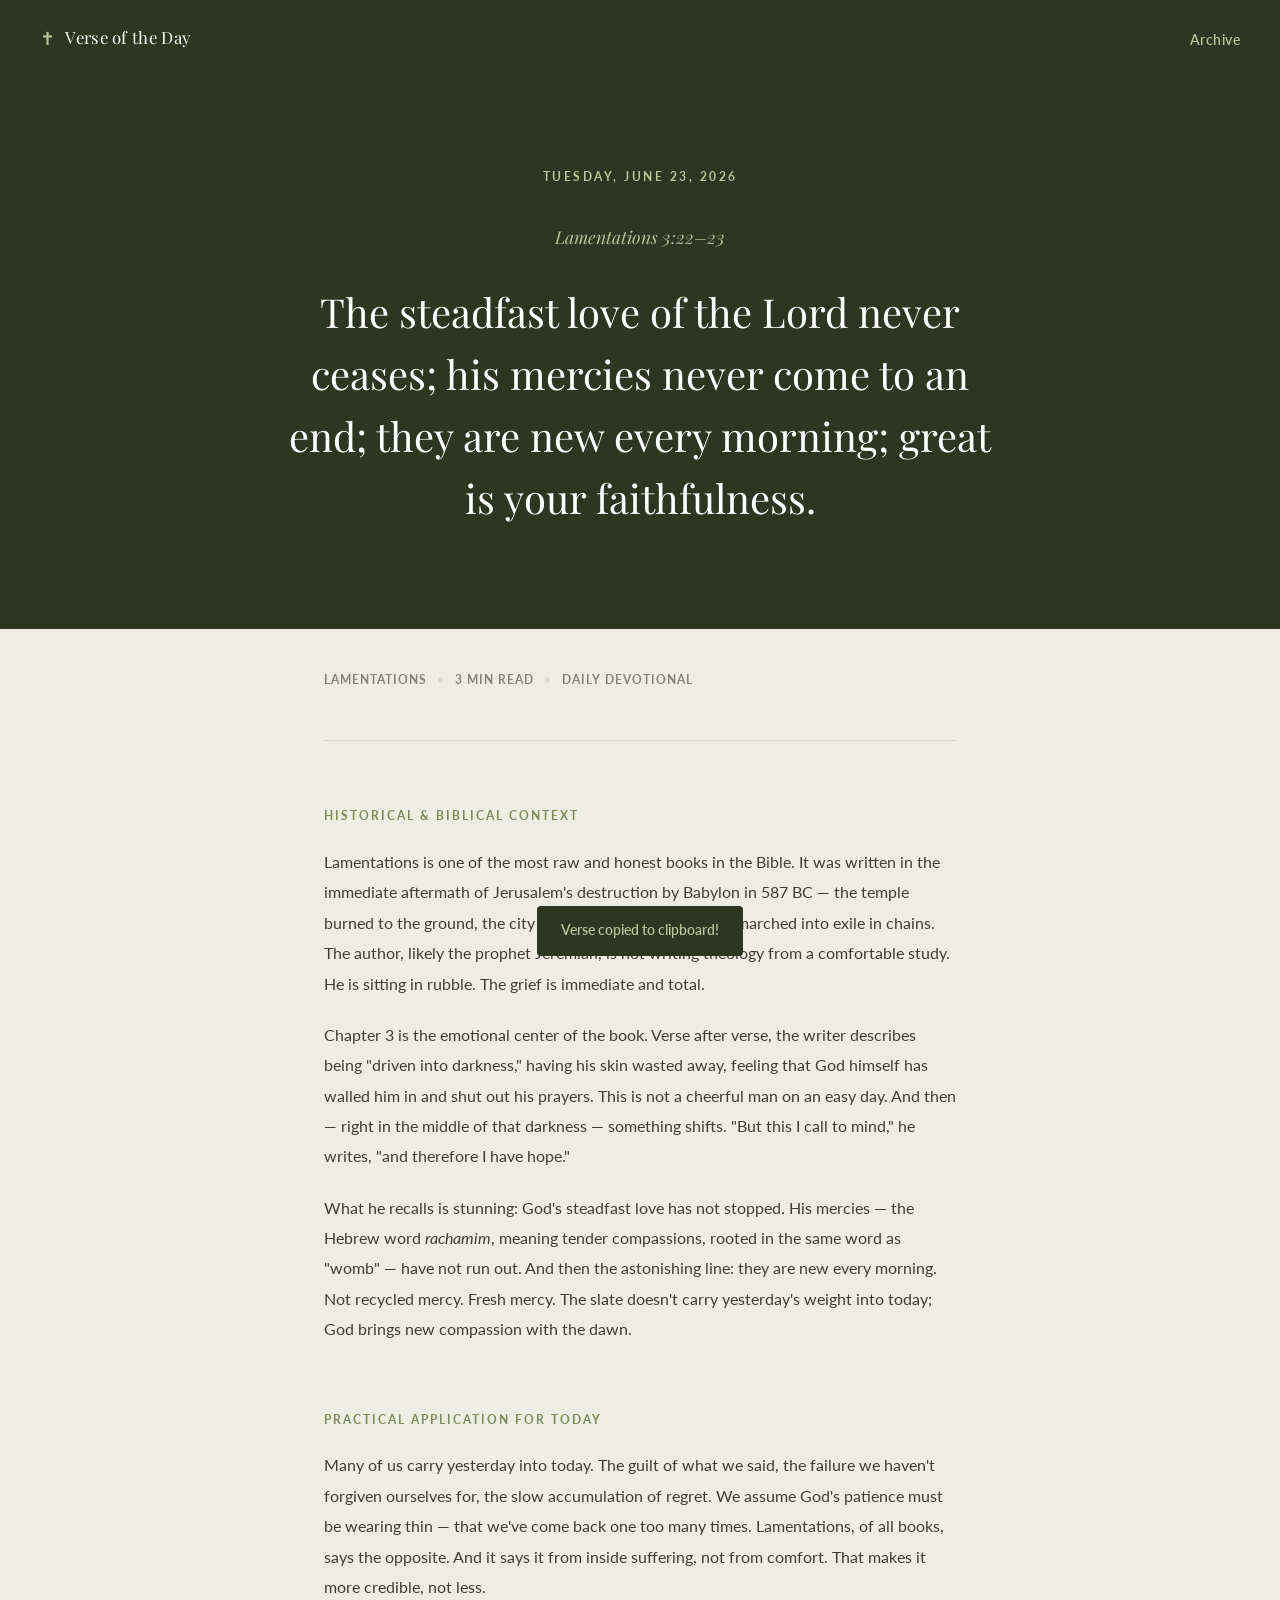
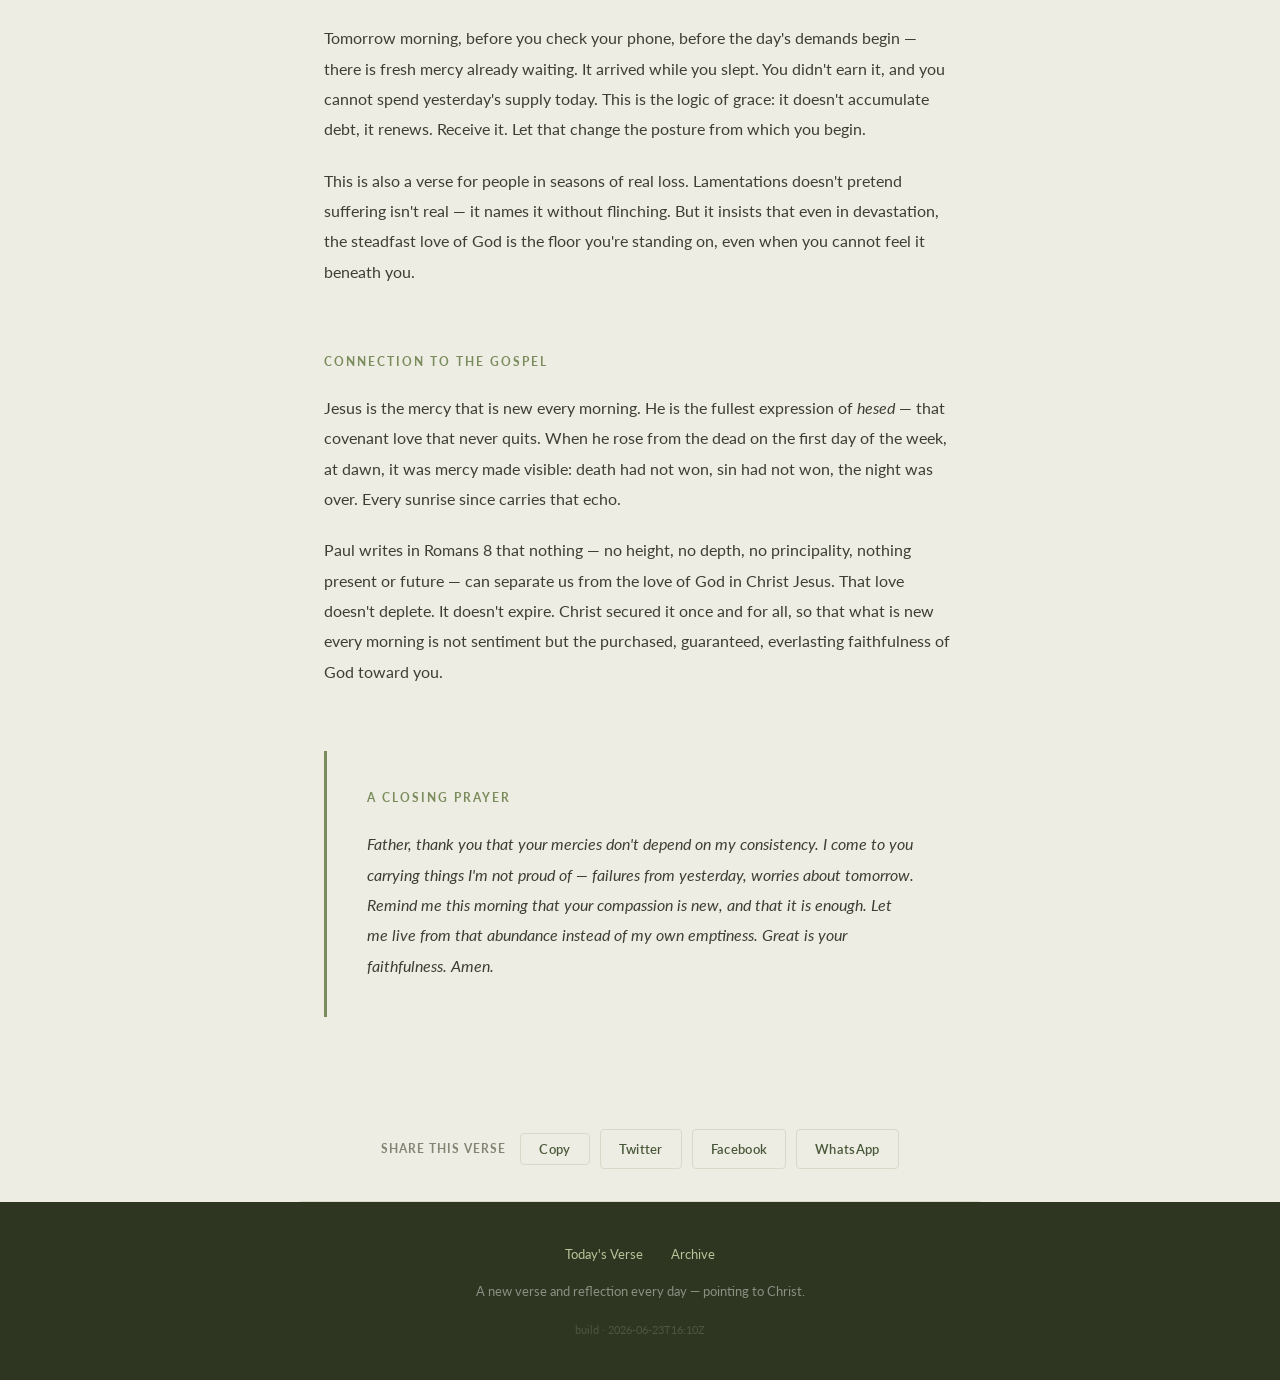
<file: index.html>
<!DOCTYPE html>
<html lang="en">
<head>
  <meta charset="UTF-8">
  <meta name="viewport" content="width=device-width, initial-scale=1.0">
  <meta name="build" content="2026-06-23T16:10Z">
  <title>Lamentations 3:22–23 — Verse of the Day</title>
  <meta name="description" content="The steadfast love of the Lord never ceases; his mercies never come to an end; they are new every morning; great is your faithfulness.">
  <meta property="og:title" content="Lamentations 3:22–23 — Verse of the Day">
  <meta property="og:description" content="The steadfast love of the Lord never ceases; his mercies never come to an end; they are new every morning; great is your faithfulness.">
  <meta property="og:type" content="website">
  <meta name="twitter:card" content="summary">
  <link rel="preconnect" href="https://fonts.googleapis.com">
  <link rel="preconnect" href="https://fonts.gstatic.com" crossorigin>
  <link href="https://fonts.googleapis.com/css2?family=Playfair+Display:ital,wght@0,400;0,700;1,400&family=Lato:wght@400;600;700&display=swap" rel="stylesheet">
  <link rel="stylesheet" href="css/style.css">
</head>
<body>

  <header class="site-header">
    <a class="site-logo" href="index.html">
      <span class="cross-icon">✝</span>
      <span>Verse of the Day</span>
    </a>
    <nav><a href="archive.html">Archive</a></nav>
  </header>

  <section class="hero">
    <div class="date-badge">Tuesday, June 23, 2026</div>
    <p class="verse-reference">Lamentations 3:22–23</p>
    <blockquote class="verse-text">The steadfast love of the Lord never ceases; his mercies never come to an end; they are new every morning; great is your faithfulness.</blockquote>
  </section>

  <main class="container">
    <article class="article-card">
      <div class="article-meta">
        <span>Lamentations</span>
        <span class="divider">•</span>
        <span>3 min read</span>
        <span class="divider">•</span>
        <span>Daily Devotional</span>
      </div>
      <div class="article-body">

        <div class="article-section">
          <div class="section-label">
            <div class="icon">📜</div>
            <h2>Historical &amp; Biblical Context</h2>
          </div>
          <p>Lamentations is one of the most raw and honest books in the Bible. It was written in the immediate aftermath of Jerusalem's destruction by Babylon in 587 BC — the temple burned to the ground, the city walls torn apart, the people marched into exile in chains. The author, likely the prophet Jeremiah, is not writing theology from a comfortable study. He is sitting in rubble. The grief is immediate and total.</p>
          <p>Chapter 3 is the emotional center of the book. Verse after verse, the writer describes being "driven into darkness," having his skin wasted away, feeling that God himself has walled him in and shut out his prayers. This is not a cheerful man on an easy day. And then — right in the middle of that darkness — something shifts. "But this I call to mind," he writes, "and therefore I have hope."</p>
          <p>What he recalls is stunning: God's steadfast love has not stopped. His mercies — the Hebrew word <em>rachamim</em>, meaning tender compassions, rooted in the same word as "womb" — have not run out. And then the astonishing line: they are new every morning. Not recycled mercy. Fresh mercy. The slate doesn't carry yesterday's weight into today; God brings new compassion with the dawn.</p>
        </div>

        <div class="ornament-divider">✦ ✦ ✦</div>

        <div class="article-section">
          <div class="section-label">
            <div class="icon">🌿</div>
            <h2>Practical Application for Today</h2>
          </div>
          <p>Many of us carry yesterday into today. The guilt of what we said, the failure we haven't forgiven ourselves for, the slow accumulation of regret. We assume God's patience must be wearing thin — that we've come back one too many times. Lamentations, of all books, says the opposite. And it says it from inside suffering, not from comfort. That makes it more credible, not less.</p>
          <p>Tomorrow morning, before you check your phone, before the day's demands begin — there is fresh mercy already waiting. It arrived while you slept. You didn't earn it, and you cannot spend yesterday's supply today. This is the logic of grace: it doesn't accumulate debt, it renews. Receive it. Let that change the posture from which you begin.</p>
          <p>This is also a verse for people in seasons of real loss. Lamentations doesn't pretend suffering isn't real — it names it without flinching. But it insists that even in devastation, the steadfast love of God is the floor you're standing on, even when you cannot feel it beneath you.</p>
        </div>

        <div class="ornament-divider">✦ ✦ ✦</div>

        <div class="article-section">
          <div class="section-label">
            <div class="icon">✝️</div>
            <h2>Connection to the Gospel</h2>
          </div>
          <p>Jesus is the mercy that is new every morning. He is the fullest expression of <em>hesed</em> — that covenant love that never quits. When he rose from the dead on the first day of the week, at dawn, it was mercy made visible: death had not won, sin had not won, the night was over. Every sunrise since carries that echo.</p>
          <p>Paul writes in Romans 8 that nothing — no height, no depth, no principality, nothing present or future — can separate us from the love of God in Christ Jesus. That love doesn't deplete. It doesn't expire. Christ secured it once and for all, so that what is new every morning is not sentiment but the purchased, guaranteed, everlasting faithfulness of God toward you.</p>
        </div>

        <div class="ornament-divider">✦ ✦ ✦</div>

        <div class="article-section prayer-box">
          <div class="section-label">
            <div class="icon">🙏</div>
            <h2>A Closing Prayer</h2>
          </div>
          <p>Father, thank you that your mercies don't depend on my consistency. I come to you carrying things I'm not proud of — failures from yesterday, worries about tomorrow. Remind me this morning that your compassion is new, and that it is enough. Let me live from that abundance instead of my own emptiness. Great is your faithfulness. Amen.</p>
        </div>

      </div>
    </article>
  </main>

  <div class="share-bar">
    <span class="share-label">Share this verse</span>
    <button class="share-btn" onclick="copyVerse()">Copy</button>
    <a class="share-btn" href="https://twitter.com/intent/tweet?text=%22His%20mercies%20are%20new%20every%20morning%22%20%E2%80%94%20Lamentations%203%3A22-23" target="_blank" rel="noopener">Twitter</a>
    <a class="share-btn" href="https://www.facebook.com/sharer/sharer.php?u=" target="_blank" rel="noopener">Facebook</a>
    <a class="share-btn" href="https://wa.me/?text=%22His%20mercies%20are%20new%20every%20morning%22%20%E2%80%94%20Lamentations%203%3A22-23" target="_blank" rel="noopener">WhatsApp</a>
  </div>

  <footer class="site-footer">
    <div class="footer-nav">
      <a href="index.html">Today's Verse</a>
      <a href="archive.html">Archive</a>
    </div>
    <p>A new verse and reflection every day &mdash; pointing to Christ.</p>
    <p style="margin-top:16px;font-size:0.7rem;opacity:0.35;">build · 2026-06-23T16:10Z</p>
  </footer>

  <div class="toast" id="toast">Verse copied to clipboard!</div>
  <script>
    function copyVerse() {
      const text = '"The steadfast love of the Lord never ceases; his mercies never come to an end; they are new every morning." — Lamentations 3:22–23';
      navigator.clipboard.writeText(text).then(() => {
        const t = document.getElementById('toast');
        t.classList.add('show');
        setTimeout(() => t.classList.remove('show'), 2500);
      });
    }
  </script>
</body>
</html>
</file>
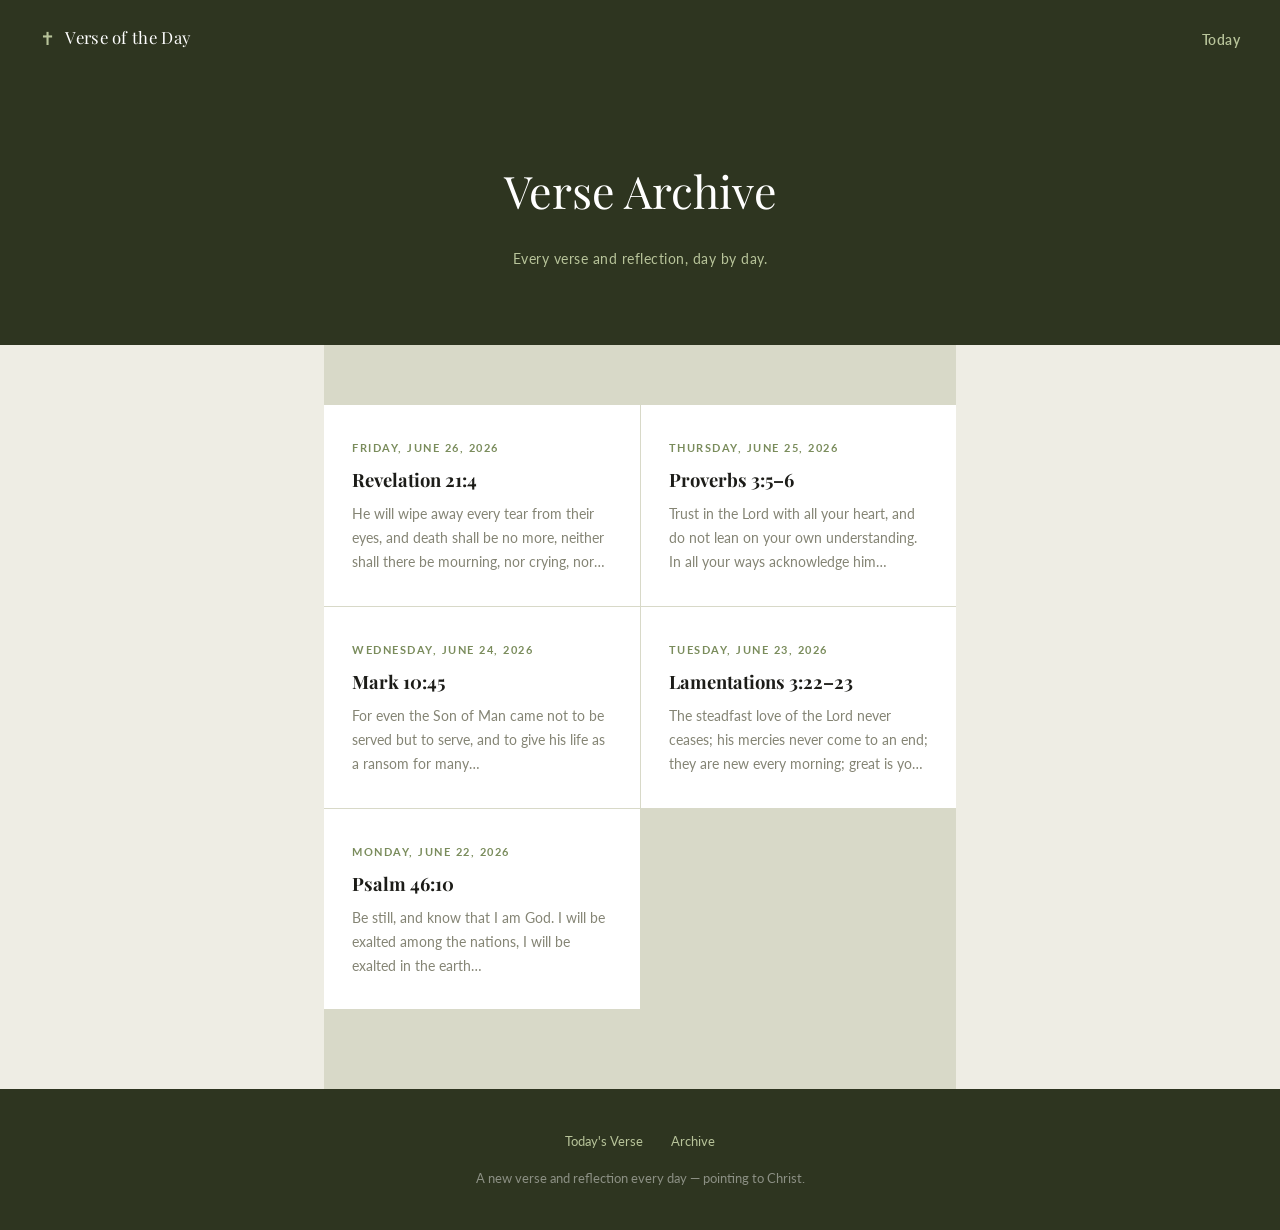
<file: archive.html>
<!DOCTYPE html>
<html lang="en">
<head>
  <meta charset="UTF-8">
  <meta name="viewport" content="width=device-width, initial-scale=1.0">
  <title>Archive — Verse of the Day</title>
  <meta name="description" content="Browse all past daily Bible verses and devotional reflections.">
  <link rel="preconnect" href="https://fonts.googleapis.com">
  <link rel="preconnect" href="https://fonts.gstatic.com" crossorigin>
  <link href="https://fonts.googleapis.com/css2?family=Playfair+Display:ital,wght@0,400;0,700;1,400&family=Lato:wght@400;600;700&display=swap" rel="stylesheet">
  <link rel="stylesheet" href="css/style.css">
</head>
<body>

  <header class="site-header">
    <a class="site-logo" href="index.html">
      <span class="cross-icon">✝</span>
      <span>Verse of the Day</span>
    </a>
    <nav><a href="index.html">Today</a></nav>
  </header>

  <section class="page-hero">
    <h1>Verse Archive</h1>
    <p>Every verse and reflection, day by day.</p>
  </section>

  <main class="container">
    <div class="archive-grid" id="archive-grid">

      <a class="archive-card" href="verses/2026-06-26.html">
        <div class="card-date">Friday, June 26, 2026</div>
        <div class="card-ref">Revelation 21:4</div>
        <p class="card-preview">He will wipe away every tear from their eyes, and death shall be no more, neither shall there be mourning, nor crying, nor pain anymore&hellip;</p>
      </a>

      <a class="archive-card" href="verses/2026-06-25.html">
        <div class="card-date">Thursday, June 25, 2026</div>
        <div class="card-ref">Proverbs 3:5–6</div>
        <p class="card-preview">Trust in the Lord with all your heart, and do not lean on your own understanding. In all your ways acknowledge him&hellip;</p>
      </a>

      <a class="archive-card" href="verses/2026-06-24.html">
        <div class="card-date">Wednesday, June 24, 2026</div>
        <div class="card-ref">Mark 10:45</div>
        <p class="card-preview">For even the Son of Man came not to be served but to serve, and to give his life as a ransom for many&hellip;</p>
      </a>

      <a class="archive-card" href="verses/2026-06-23.html">
        <div class="card-date">Tuesday, June 23, 2026</div>
        <div class="card-ref">Lamentations 3:22–23</div>
        <p class="card-preview">The steadfast love of the Lord never ceases; his mercies never come to an end; they are new every morning; great is your faithfulness&hellip;</p>
      </a>

      <a class="archive-card" href="verses/2026-06-22.html">
        <div class="card-date">Monday, June 22, 2026</div>
        <div class="card-ref">Psalm 46:10</div>
        <p class="card-preview">Be still, and know that I am God. I will be exalted among the nations, I will be exalted in the earth&hellip;</p>
      </a>

    </div>
  </main>

  <footer class="site-footer">
    <div class="footer-nav">
      <a href="index.html">Today's Verse</a>
      <a href="archive.html">Archive</a>
    </div>
    <p>A new verse and reflection every day &mdash; pointing to Christ.</p>
  </footer>

</body>
</html>
</file>
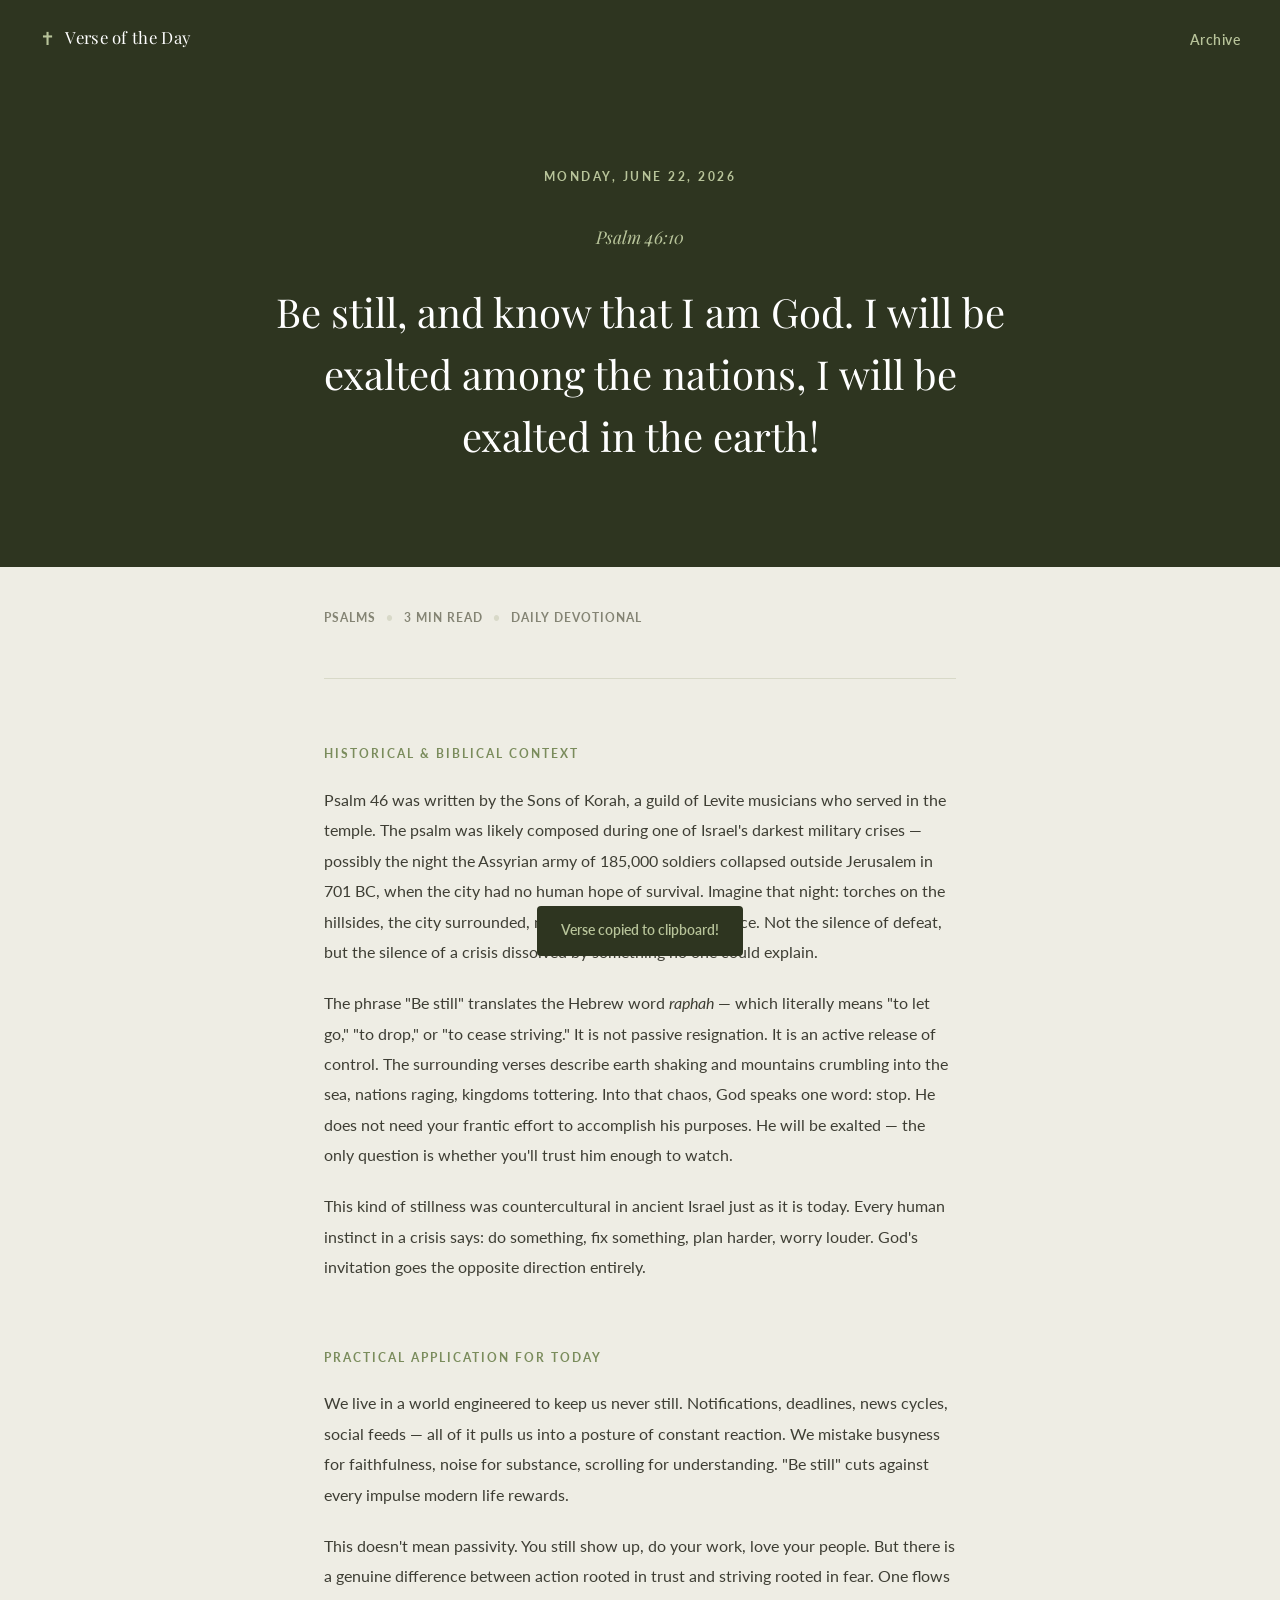
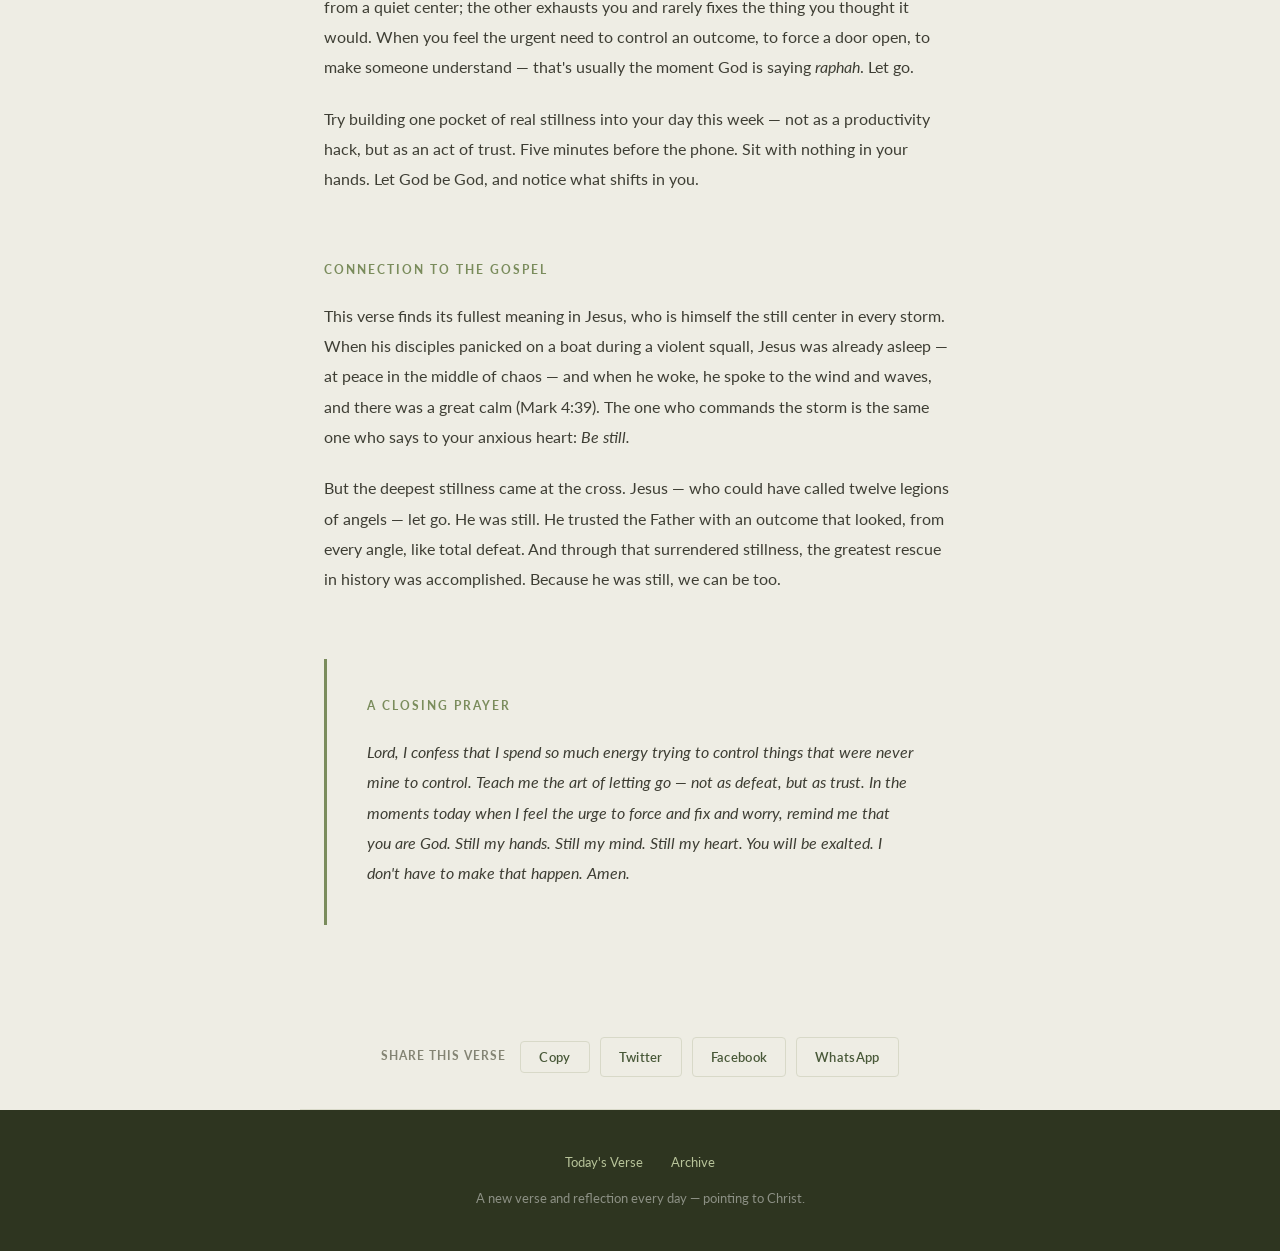
<file: verses/2026-06-22.html>
<!DOCTYPE html>
<html lang="en">
<head>
  <meta charset="UTF-8">
  <meta name="viewport" content="width=device-width, initial-scale=1.0">
  <title>Psalm 46:10 — Verse of the Day</title>
  <meta name="description" content="Be still, and know that I am God. I will be exalted among the nations, I will be exalted in the earth!">
  <meta property="og:title" content="Psalm 46:10 — Verse of the Day">
  <meta property="og:description" content="Be still, and know that I am God. I will be exalted among the nations, I will be exalted in the earth!">
  <meta property="og:type" content="article">
  <meta name="twitter:card" content="summary">
  <link rel="preconnect" href="https://fonts.googleapis.com">
  <link rel="preconnect" href="https://fonts.gstatic.com" crossorigin>
  <link href="https://fonts.googleapis.com/css2?family=Playfair+Display:ital,wght@0,400;0,700;1,400&family=Lato:wght@400;600;700&display=swap" rel="stylesheet">
  <link rel="stylesheet" href="../css/style.css">
</head>
<body>

  <header class="site-header">
    <a class="site-logo" href="../index.html">
      <span class="cross-icon">✝</span>
      <span>Verse of the Day</span>
    </a>
    <nav><a href="../archive.html">Archive</a></nav>
  </header>

  <section class="hero">
    <div class="date-badge">Monday, June 22, 2026</div>
    <p class="verse-reference">Psalm 46:10</p>
    <blockquote class="verse-text">Be still, and know that I am God. I will be exalted among the nations, I will be exalted in the earth!</blockquote>
  </section>

  <main class="container">
    <article class="article-card">
      <div class="article-meta">
        <span>Psalms</span>
        <span class="divider">•</span>
        <span>3 min read</span>
        <span class="divider">•</span>
        <span>Daily Devotional</span>
      </div>
      <div class="article-body">

        <div class="article-section">
          <div class="section-label">
            <div class="icon">📜</div>
            <h2>Historical &amp; Biblical Context</h2>
          </div>
          <p>Psalm 46 was written by the Sons of Korah, a guild of Levite musicians who served in the temple. The psalm was likely composed during one of Israel's darkest military crises — possibly the night the Assyrian army of 185,000 soldiers collapsed outside Jerusalem in 701 BC, when the city had no human hope of survival. Imagine that night: torches on the hillsides, the city surrounded, no rescue coming. Then, silence. Not the silence of defeat, but the silence of a crisis dissolved by something no one could explain.</p>
          <p>The phrase "Be still" translates the Hebrew word <em>raphah</em> — which literally means "to let go," "to drop," or "to cease striving." It is not passive resignation. It is an active release of control. The surrounding verses describe earth shaking and mountains crumbling into the sea, nations raging, kingdoms tottering. Into that chaos, God speaks one word: stop. He does not need your frantic effort to accomplish his purposes. He will be exalted — the only question is whether you'll trust him enough to watch.</p>
          <p>This kind of stillness was countercultural in ancient Israel just as it is today. Every human instinct in a crisis says: do something, fix something, plan harder, worry louder. God's invitation goes the opposite direction entirely.</p>
        </div>

        <div class="ornament-divider">✦ ✦ ✦</div>

        <div class="article-section">
          <div class="section-label">
            <div class="icon">🌿</div>
            <h2>Practical Application for Today</h2>
          </div>
          <p>We live in a world engineered to keep us never still. Notifications, deadlines, news cycles, social feeds — all of it pulls us into a posture of constant reaction. We mistake busyness for faithfulness, noise for substance, scrolling for understanding. "Be still" cuts against every impulse modern life rewards.</p>
          <p>This doesn't mean passivity. You still show up, do your work, love your people. But there is a genuine difference between action rooted in trust and striving rooted in fear. One flows from a quiet center; the other exhausts you and rarely fixes the thing you thought it would. When you feel the urgent need to control an outcome, to force a door open, to make someone understand — that's usually the moment God is saying <em>raphah</em>. Let go.</p>
          <p>Try building one pocket of real stillness into your day this week — not as a productivity hack, but as an act of trust. Five minutes before the phone. Sit with nothing in your hands. Let God be God, and notice what shifts in you.</p>
        </div>

        <div class="ornament-divider">✦ ✦ ✦</div>

        <div class="article-section">
          <div class="section-label">
            <div class="icon">✝️</div>
            <h2>Connection to the Gospel</h2>
          </div>
          <p>This verse finds its fullest meaning in Jesus, who is himself the still center in every storm. When his disciples panicked on a boat during a violent squall, Jesus was already asleep — at peace in the middle of chaos — and when he woke, he spoke to the wind and waves, and there was a great calm (Mark 4:39). The one who commands the storm is the same one who says to your anxious heart: <em>Be still.</em></p>
          <p>But the deepest stillness came at the cross. Jesus — who could have called twelve legions of angels — let go. He was still. He trusted the Father with an outcome that looked, from every angle, like total defeat. And through that surrendered stillness, the greatest rescue in history was accomplished. Because he was still, we can be too.</p>
        </div>

        <div class="ornament-divider">✦ ✦ ✦</div>

        <div class="article-section prayer-box">
          <div class="section-label">
            <div class="icon">🙏</div>
            <h2>A Closing Prayer</h2>
          </div>
          <p>Lord, I confess that I spend so much energy trying to control things that were never mine to control. Teach me the art of letting go — not as defeat, but as trust. In the moments today when I feel the urge to force and fix and worry, remind me that you are God. Still my hands. Still my mind. Still my heart. You will be exalted. I don't have to make that happen. Amen.</p>
        </div>

      </div>
    </article>
  </main>

  <div class="share-bar">
    <span class="share-label">Share this verse</span>
    <button class="share-btn" onclick="copyVerse()">Copy</button>
    <a class="share-btn" href="https://twitter.com/intent/tweet?text=%22Be%20still%2C%20and%20know%20that%20I%20am%20God%22%20%E2%80%94%20Psalm%2046%3A10" target="_blank" rel="noopener">Twitter</a>
    <a class="share-btn" href="https://www.facebook.com/sharer/sharer.php?u=" target="_blank" rel="noopener">Facebook</a>
    <a class="share-btn" href="https://wa.me/?text=%22Be%20still%2C%20and%20know%20that%20I%20am%20God%22%20%E2%80%94%20Psalm%2046%3A10" target="_blank" rel="noopener">WhatsApp</a>
  </div>

  <footer class="site-footer">
    <div class="footer-nav">
      <a href="../index.html">Today's Verse</a>
      <a href="../archive.html">Archive</a>
    </div>
    <p>A new verse and reflection every day &mdash; pointing to Christ.</p>
  </footer>

  <div class="toast" id="toast">Verse copied to clipboard!</div>
  <script>
    function copyVerse() {
      const text = '"Be still, and know that I am God." — Psalm 46:10';
      navigator.clipboard.writeText(text).then(() => {
        const t = document.getElementById('toast');
        t.classList.add('show');
        setTimeout(() => t.classList.remove('show'), 2500);
      });
    }
  </script>
</body>
</html>
</file>
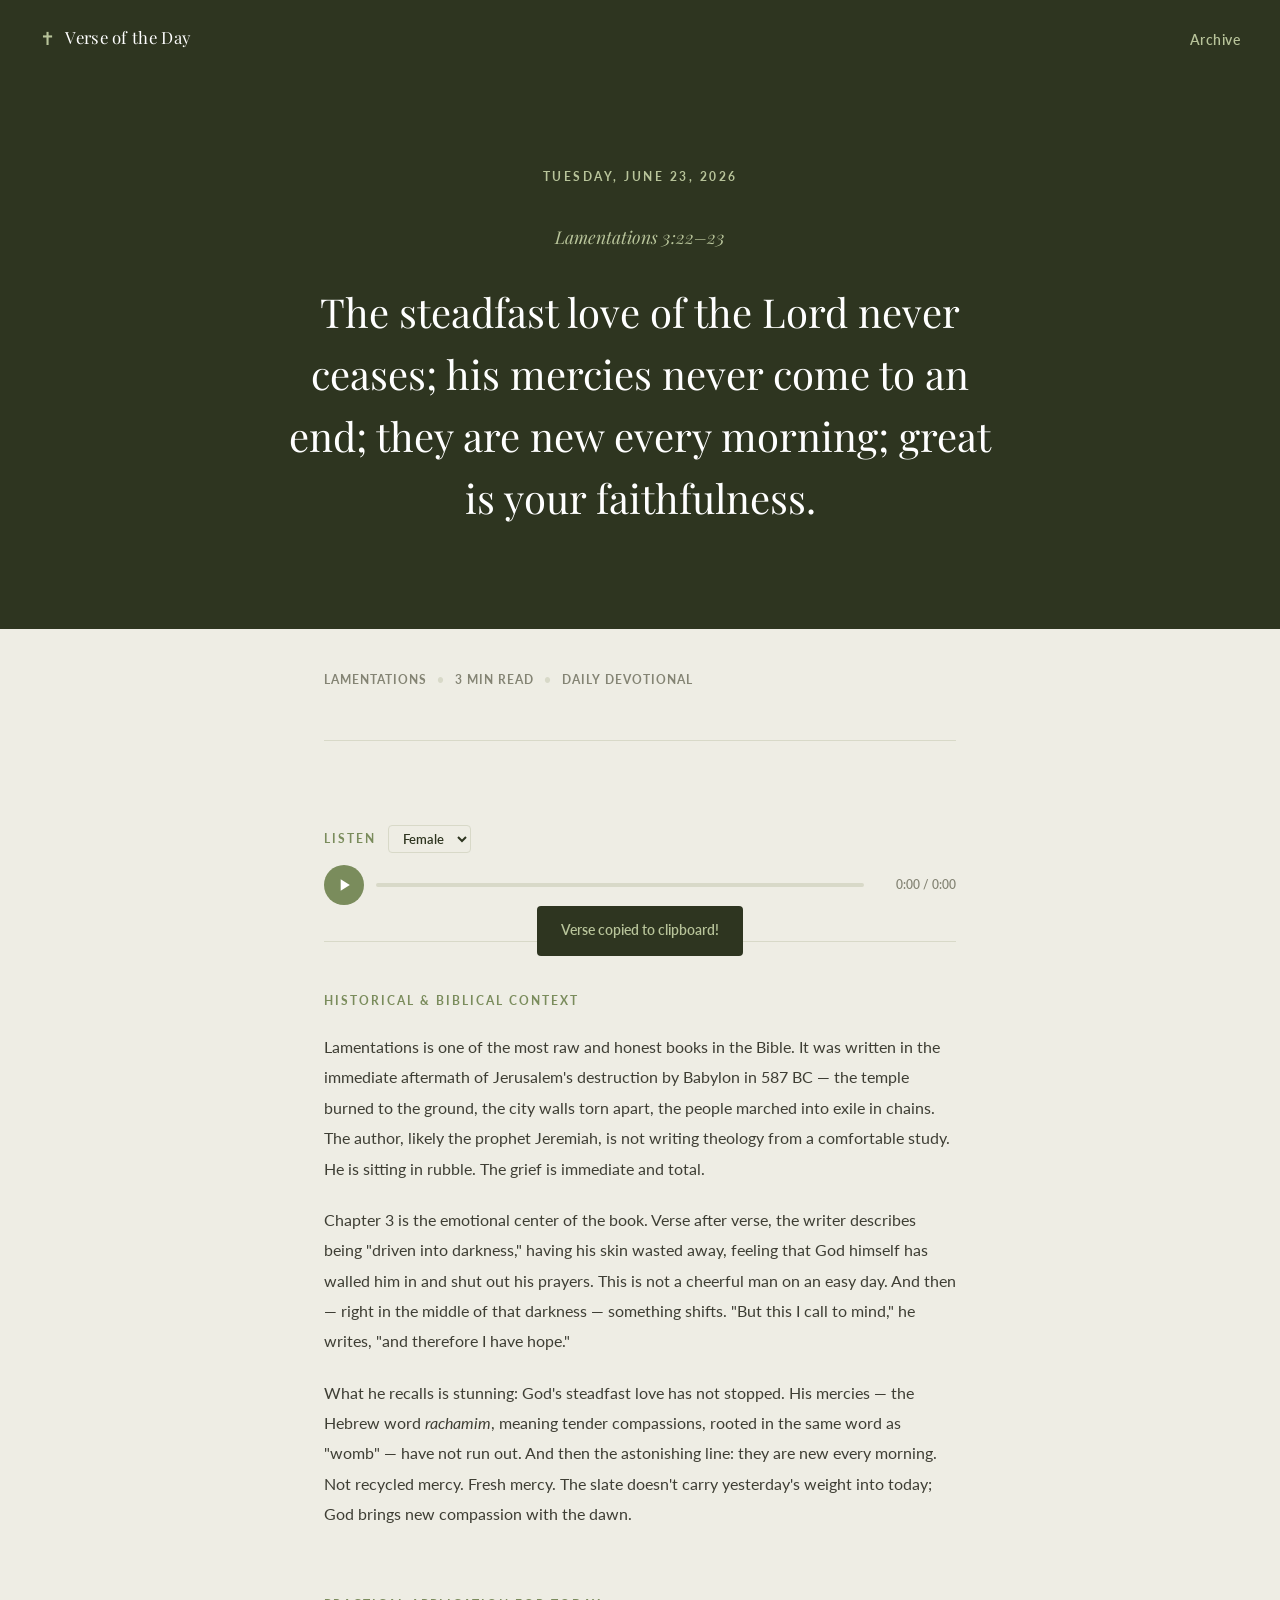
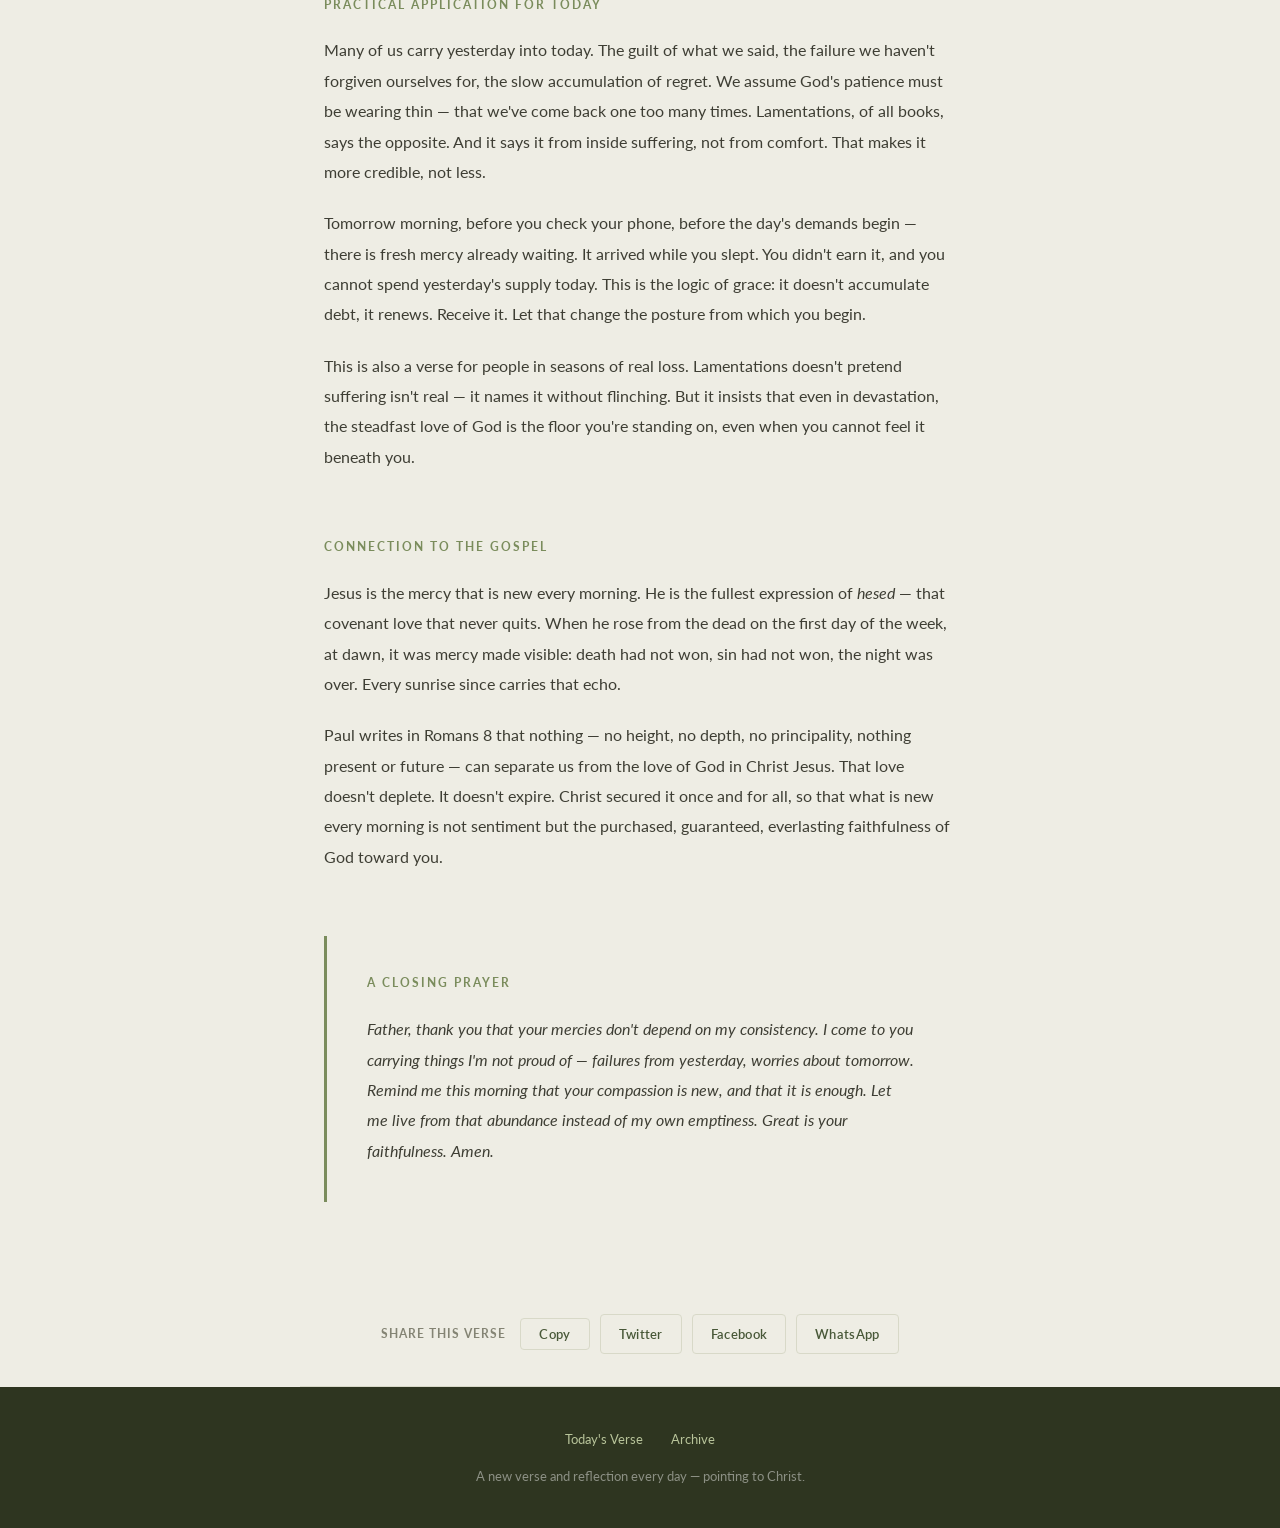
<file: verses/2026-06-23.html>
<!DOCTYPE html>
<html lang="en">
<head>
  <meta charset="UTF-8">
  <meta name="viewport" content="width=device-width, initial-scale=1.0">
  <title>Lamentations 3:22–23 — Verse of the Day</title>
  <meta name="description" content="The steadfast love of the Lord never ceases; his mercies never come to an end; they are new every morning; great is your faithfulness.">
  <meta property="og:title" content="Lamentations 3:22–23 — Verse of the Day">
  <meta property="og:description" content="The steadfast love of the Lord never ceases; his mercies never come to an end; they are new every morning; great is your faithfulness.">
  <meta property="og:type" content="article">
  <meta name="twitter:card" content="summary">
  <link rel="preconnect" href="https://fonts.googleapis.com">
  <link rel="preconnect" href="https://fonts.gstatic.com" crossorigin>
  <link href="https://fonts.googleapis.com/css2?family=Playfair+Display:ital,wght@0,400;0,700;1,400&family=Lato:wght@400;600;700&display=swap" rel="stylesheet">
  <link rel="stylesheet" href="../css/style.css">
</head>
<body>

  <header class="site-header">
    <a class="site-logo" href="../index.html">
      <span class="cross-icon">✝</span>
      <span>Verse of the Day</span>
    </a>
    <nav><a href="../archive.html">Archive</a></nav>
  </header>

  <section class="hero">
    <div class="date-badge">Tuesday, June 23, 2026</div>
    <p class="verse-reference">Lamentations 3:22–23</p>
    <blockquote class="verse-text">The steadfast love of the Lord never ceases; his mercies never come to an end; they are new every morning; great is your faithfulness.</blockquote>
  </section>

  <main class="container">
    <article class="article-card">
      <div class="article-meta">
        <span>Lamentations</span>
        <span class="divider">•</span>
        <span>3 min read</span>
        <span class="divider">•</span>
        <span>Daily Devotional</span>
      </div>

      <div class="audio-player-custom" id="player">
        <div class="player-row player-top">
          <span class="player-label">Listen</span>
          <select class="voice-select" id="voiceSelect" onchange="switchVoice()">
            <option value="../audio/2026-06-23-bella.mp3" selected>Female</option>
            <option value="../audio/2026-06-23-charlie.mp3">Male</option>
          </select>
        </div>
        <div class="player-row player-controls">
          <button class="play-btn" id="playBtn" onclick="togglePlay()" aria-label="Play">
            <svg id="iconPlay" viewBox="0 0 24 24" fill="currentColor"><path d="M8 5v14l11-7z"/></svg>
            <svg id="iconPause" viewBox="0 0 24 24" fill="currentColor" style="display:none"><path d="M6 19h4V5H6v14zm8-14v14h4V5h-4z"/></svg>
          </button>
          <div class="player-progress" id="progressBar" onclick="seekAudio(event)">
            <div class="player-progress-fill" id="progressFill"></div>
          </div>
          <span class="player-time" id="timeDisplay">0:00 / 0:00</span>
        </div>
        <audio id="audioEl" preload="metadata">
          <source src="../audio/2026-06-23-bella.mp3" type="audio/mpeg">
        </audio>
      </div>
      <div class="article-body">

        <div class="article-section">
          <div class="section-label">
            <div class="icon">📜</div>
            <h2>Historical &amp; Biblical Context</h2>
          </div>
          <p>Lamentations is one of the most raw and honest books in the Bible. It was written in the immediate aftermath of Jerusalem's destruction by Babylon in 587 BC — the temple burned to the ground, the city walls torn apart, the people marched into exile in chains. The author, likely the prophet Jeremiah, is not writing theology from a comfortable study. He is sitting in rubble. The grief is immediate and total.</p>
          <p>Chapter 3 is the emotional center of the book. Verse after verse, the writer describes being "driven into darkness," having his skin wasted away, feeling that God himself has walled him in and shut out his prayers. This is not a cheerful man on an easy day. And then — right in the middle of that darkness — something shifts. "But this I call to mind," he writes, "and therefore I have hope."</p>
          <p>What he recalls is stunning: God's steadfast love has not stopped. His mercies — the Hebrew word <em>rachamim</em>, meaning tender compassions, rooted in the same word as "womb" — have not run out. And then the astonishing line: they are new every morning. Not recycled mercy. Fresh mercy. The slate doesn't carry yesterday's weight into today; God brings new compassion with the dawn.</p>
        </div>

        <div class="ornament-divider">✦ ✦ ✦</div>

        <div class="article-section">
          <div class="section-label">
            <div class="icon">🌿</div>
            <h2>Practical Application for Today</h2>
          </div>
          <p>Many of us carry yesterday into today. The guilt of what we said, the failure we haven't forgiven ourselves for, the slow accumulation of regret. We assume God's patience must be wearing thin — that we've come back one too many times. Lamentations, of all books, says the opposite. And it says it from inside suffering, not from comfort. That makes it more credible, not less.</p>
          <p>Tomorrow morning, before you check your phone, before the day's demands begin — there is fresh mercy already waiting. It arrived while you slept. You didn't earn it, and you cannot spend yesterday's supply today. This is the logic of grace: it doesn't accumulate debt, it renews. Receive it. Let that change the posture from which you begin.</p>
          <p>This is also a verse for people in seasons of real loss. Lamentations doesn't pretend suffering isn't real — it names it without flinching. But it insists that even in devastation, the steadfast love of God is the floor you're standing on, even when you cannot feel it beneath you.</p>
        </div>

        <div class="ornament-divider">✦ ✦ ✦</div>

        <div class="article-section">
          <div class="section-label">
            <div class="icon">✝️</div>
            <h2>Connection to the Gospel</h2>
          </div>
          <p>Jesus is the mercy that is new every morning. He is the fullest expression of <em>hesed</em> — that covenant love that never quits. When he rose from the dead on the first day of the week, at dawn, it was mercy made visible: death had not won, sin had not won, the night was over. Every sunrise since carries that echo.</p>
          <p>Paul writes in Romans 8 that nothing — no height, no depth, no principality, nothing present or future — can separate us from the love of God in Christ Jesus. That love doesn't deplete. It doesn't expire. Christ secured it once and for all, so that what is new every morning is not sentiment but the purchased, guaranteed, everlasting faithfulness of God toward you.</p>
        </div>

        <div class="ornament-divider">✦ ✦ ✦</div>

        <div class="article-section prayer-box">
          <div class="section-label">
            <div class="icon">🙏</div>
            <h2>A Closing Prayer</h2>
          </div>
          <p>Father, thank you that your mercies don't depend on my consistency. I come to you carrying things I'm not proud of — failures from yesterday, worries about tomorrow. Remind me this morning that your compassion is new, and that it is enough. Let me live from that abundance instead of my own emptiness. Great is your faithfulness. Amen.</p>
        </div>

      </div>
    </article>
  </main>

  <div class="share-bar">
    <span class="share-label">Share this verse</span>
    <button class="share-btn" onclick="copyVerse()">Copy</button>
    <a class="share-btn" href="https://twitter.com/intent/tweet?text=%22His%20mercies%20are%20new%20every%20morning%22%20%E2%80%94%20Lamentations%203%3A22-23" target="_blank" rel="noopener">Twitter</a>
    <a class="share-btn" href="https://www.facebook.com/sharer/sharer.php?u=" target="_blank" rel="noopener">Facebook</a>
    <a class="share-btn" href="https://wa.me/?text=%22His%20mercies%20are%20new%20every%20morning%22%20%E2%80%94%20Lamentations%203%3A22-23" target="_blank" rel="noopener">WhatsApp</a>
  </div>

  <footer class="site-footer">
    <div class="footer-nav">
      <a href="../index.html">Today's Verse</a>
      <a href="../archive.html">Archive</a>
    </div>
    <p>A new verse and reflection every day &mdash; pointing to Christ.</p>
  </footer>

  <div class="toast" id="toast">Verse copied to clipboard!</div>
  <script>
    const audio = document.getElementById('audioEl');
    const playBtn = document.getElementById('playBtn');
    const iconPlay = document.getElementById('iconPlay');
    const iconPause = document.getElementById('iconPause');
    const progressFill = document.getElementById('progressFill');
    const timeDisplay = document.getElementById('timeDisplay');

    function fmt(s) {
      const m = Math.floor(s / 60);
      return m + ':' + String(Math.floor(s % 60)).padStart(2, '0');
    }

    function togglePlay() {
      audio.paused ? audio.play() : audio.pause();
    }

    audio.addEventListener('play', () => {
      iconPlay.style.display = 'none';
      iconPause.style.display = 'block';
    });
    audio.addEventListener('pause', () => {
      iconPlay.style.display = 'block';
      iconPause.style.display = 'none';
    });
    audio.addEventListener('timeupdate', () => {
      if (!audio.duration) return;
      progressFill.style.width = (audio.currentTime / audio.duration * 100) + '%';
      timeDisplay.textContent = fmt(audio.currentTime) + ' / ' + fmt(audio.duration);
    });
    audio.addEventListener('ended', () => {
      iconPlay.style.display = 'block';
      iconPause.style.display = 'none';
      progressFill.style.width = '0%';
    });

    function seekAudio(e) {
      const bar = document.getElementById('progressBar');
      const rect = bar.getBoundingClientRect();
      audio.currentTime = ((e.clientX - rect.left) / rect.width) * audio.duration;
    }

    function switchVoice() {
      const src = document.getElementById('voiceSelect').value;
      const wasPlaying = !audio.paused;
      audio.pause();
      audio.src = src;
      audio.load();
      progressFill.style.width = '0%';
      timeDisplay.textContent = '0:00 / 0:00';
      if (wasPlaying) audio.play();
    }

    function copyVerse() {
      const text = '"The steadfast love of the Lord never ceases; his mercies never come to an end; they are new every morning." — Lamentations 3:22–23';
      navigator.clipboard.writeText(text).then(() => {
        const t = document.getElementById('toast');
        t.classList.add('show');
        setTimeout(() => t.classList.remove('show'), 2500);
      });
    }
  </script>
</body>
</html>
</file>
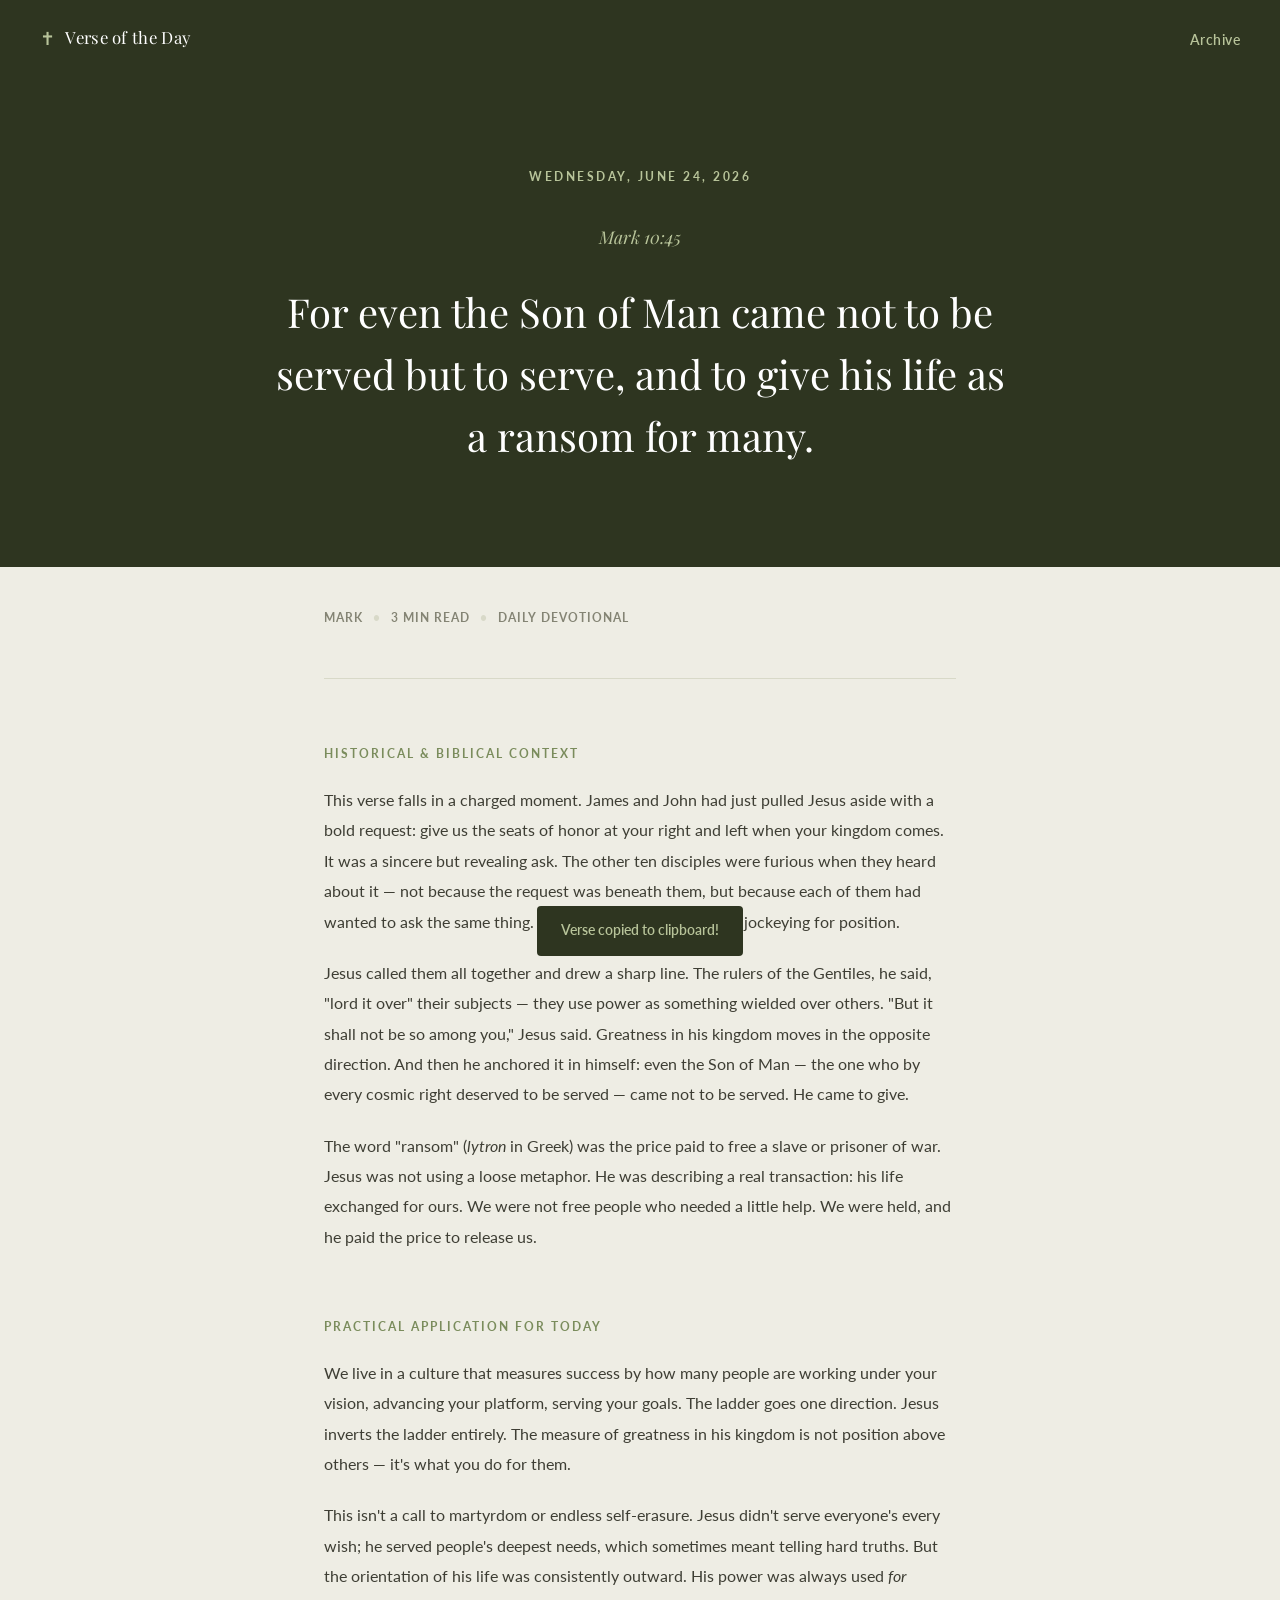
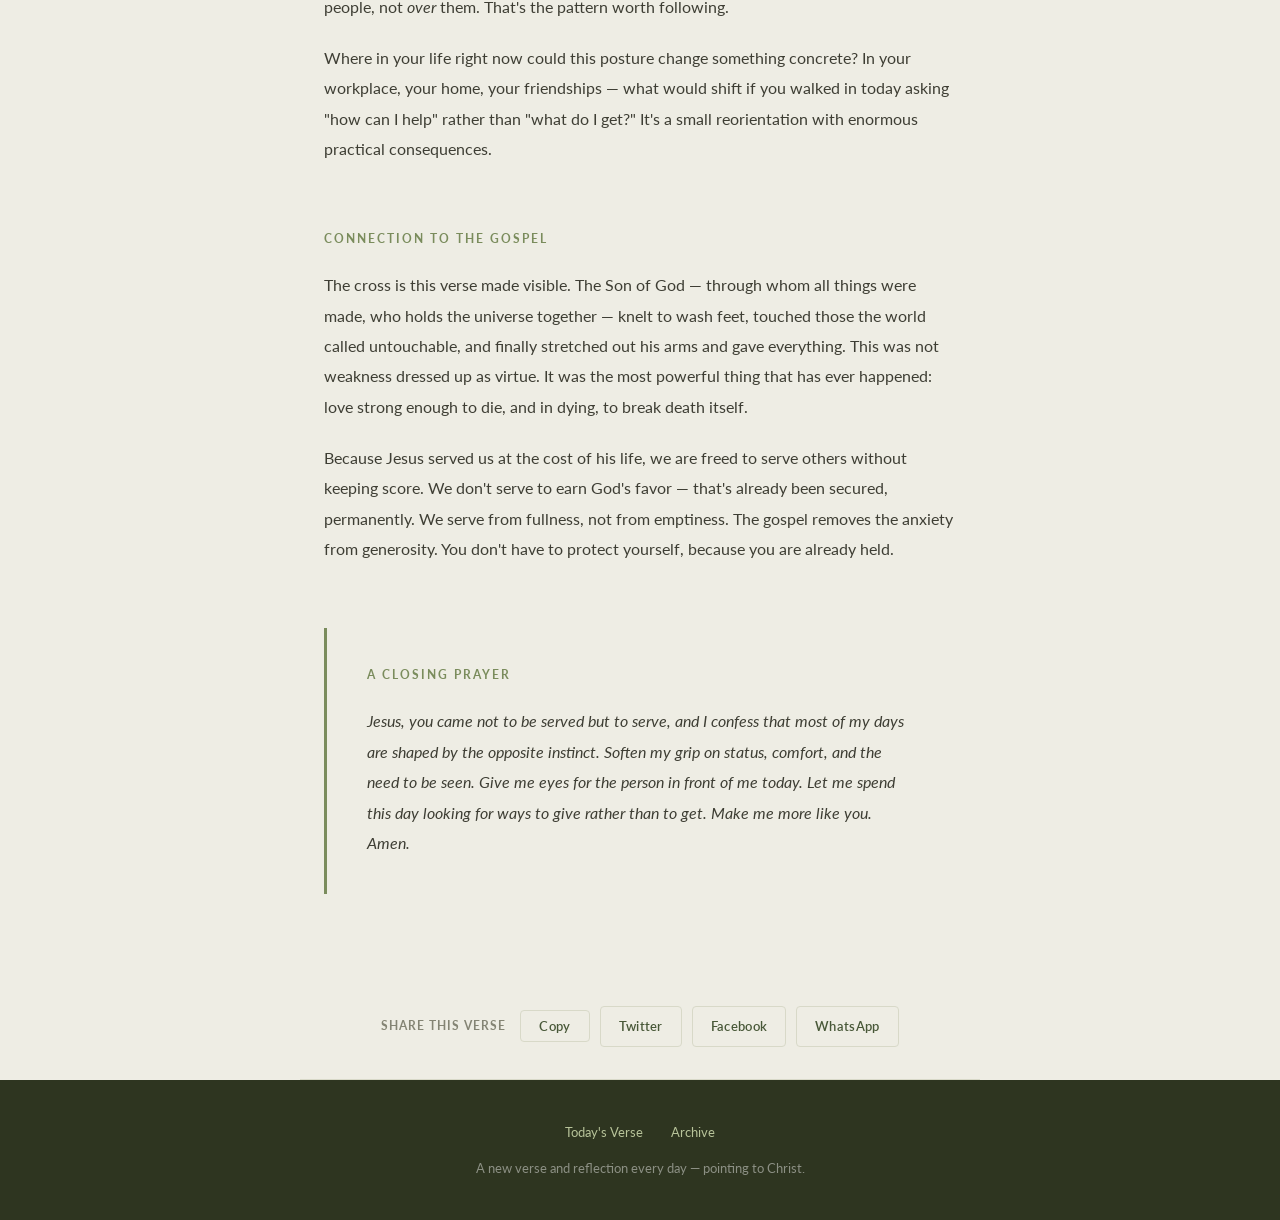
<file: verses/2026-06-24.html>
<!DOCTYPE html>
<html lang="en">
<head>
  <meta charset="UTF-8">
  <meta name="viewport" content="width=device-width, initial-scale=1.0">
  <title>Mark 10:45 — Verse of the Day</title>
  <meta name="description" content="For even the Son of Man came not to be served but to serve, and to give his life as a ransom for many.">
  <meta property="og:title" content="Mark 10:45 — Verse of the Day">
  <meta property="og:description" content="For even the Son of Man came not to be served but to serve, and to give his life as a ransom for many.">
  <meta property="og:type" content="article">
  <meta name="twitter:card" content="summary">
  <link rel="preconnect" href="https://fonts.googleapis.com">
  <link rel="preconnect" href="https://fonts.gstatic.com" crossorigin>
  <link href="https://fonts.googleapis.com/css2?family=Playfair+Display:ital,wght@0,400;0,700;1,400&family=Lato:wght@400;600;700&display=swap" rel="stylesheet">
  <link rel="stylesheet" href="../css/style.css">
</head>
<body>

  <header class="site-header">
    <a class="site-logo" href="../index.html">
      <span class="cross-icon">✝</span>
      <span>Verse of the Day</span>
    </a>
    <nav><a href="../archive.html">Archive</a></nav>
  </header>

  <section class="hero">
    <div class="date-badge">Wednesday, June 24, 2026</div>
    <p class="verse-reference">Mark 10:45</p>
    <blockquote class="verse-text">For even the Son of Man came not to be served but to serve, and to give his life as a ransom for many.</blockquote>
  </section>

  <main class="container">
    <article class="article-card">
      <div class="article-meta">
        <span>Mark</span>
        <span class="divider">•</span>
        <span>3 min read</span>
        <span class="divider">•</span>
        <span>Daily Devotional</span>
      </div>
      <div class="article-body">

        <div class="article-section">
          <div class="section-label">
            <div class="icon">📜</div>
            <h2>Historical &amp; Biblical Context</h2>
          </div>
          <p>This verse falls in a charged moment. James and John had just pulled Jesus aside with a bold request: give us the seats of honor at your right and left when your kingdom comes. It was a sincere but revealing ask. The other ten disciples were furious when they heard about it — not because the request was beneath them, but because each of them had wanted to ask the same thing. The whole group was quietly jockeying for position.</p>
          <p>Jesus called them all together and drew a sharp line. The rulers of the Gentiles, he said, "lord it over" their subjects — they use power as something wielded over others. "But it shall not be so among you," Jesus said. Greatness in his kingdom moves in the opposite direction. And then he anchored it in himself: even the Son of Man — the one who by every cosmic right deserved to be served — came not to be served. He came to give.</p>
          <p>The word "ransom" (<em>lytron</em> in Greek) was the price paid to free a slave or prisoner of war. Jesus was not using a loose metaphor. He was describing a real transaction: his life exchanged for ours. We were not free people who needed a little help. We were held, and he paid the price to release us.</p>
        </div>

        <div class="ornament-divider">✦ ✦ ✦</div>

        <div class="article-section">
          <div class="section-label">
            <div class="icon">🌿</div>
            <h2>Practical Application for Today</h2>
          </div>
          <p>We live in a culture that measures success by how many people are working under your vision, advancing your platform, serving your goals. The ladder goes one direction. Jesus inverts the ladder entirely. The measure of greatness in his kingdom is not position above others — it's what you do for them.</p>
          <p>This isn't a call to martyrdom or endless self-erasure. Jesus didn't serve everyone's every wish; he served people's deepest needs, which sometimes meant telling hard truths. But the orientation of his life was consistently outward. His power was always used <em>for</em> people, not <em>over</em> them. That's the pattern worth following.</p>
          <p>Where in your life right now could this posture change something concrete? In your workplace, your home, your friendships — what would shift if you walked in today asking "how can I help" rather than "what do I get?" It's a small reorientation with enormous practical consequences.</p>
        </div>

        <div class="ornament-divider">✦ ✦ ✦</div>

        <div class="article-section">
          <div class="section-label">
            <div class="icon">✝️</div>
            <h2>Connection to the Gospel</h2>
          </div>
          <p>The cross is this verse made visible. The Son of God — through whom all things were made, who holds the universe together — knelt to wash feet, touched those the world called untouchable, and finally stretched out his arms and gave everything. This was not weakness dressed up as virtue. It was the most powerful thing that has ever happened: love strong enough to die, and in dying, to break death itself.</p>
          <p>Because Jesus served us at the cost of his life, we are freed to serve others without keeping score. We don't serve to earn God's favor — that's already been secured, permanently. We serve from fullness, not from emptiness. The gospel removes the anxiety from generosity. You don't have to protect yourself, because you are already held.</p>
        </div>

        <div class="ornament-divider">✦ ✦ ✦</div>

        <div class="article-section prayer-box">
          <div class="section-label">
            <div class="icon">🙏</div>
            <h2>A Closing Prayer</h2>
          </div>
          <p>Jesus, you came not to be served but to serve, and I confess that most of my days are shaped by the opposite instinct. Soften my grip on status, comfort, and the need to be seen. Give me eyes for the person in front of me today. Let me spend this day looking for ways to give rather than to get. Make me more like you. Amen.</p>
        </div>

      </div>
    </article>
  </main>

  <div class="share-bar">
    <span class="share-label">Share this verse</span>
    <button class="share-btn" onclick="copyVerse()">Copy</button>
    <a class="share-btn" href="https://twitter.com/intent/tweet?text=%22The%20Son%20of%20Man%20came%20not%20to%20be%20served%20but%20to%20serve%22%20%E2%80%94%20Mark%2010%3A45" target="_blank" rel="noopener">Twitter</a>
    <a class="share-btn" href="https://www.facebook.com/sharer/sharer.php?u=" target="_blank" rel="noopener">Facebook</a>
    <a class="share-btn" href="https://wa.me/?text=%22The%20Son%20of%20Man%20came%20not%20to%20be%20served%20but%20to%20serve%22%20%E2%80%94%20Mark%2010%3A45" target="_blank" rel="noopener">WhatsApp</a>
  </div>

  <footer class="site-footer">
    <div class="footer-nav">
      <a href="../index.html">Today's Verse</a>
      <a href="../archive.html">Archive</a>
    </div>
    <p>A new verse and reflection every day &mdash; pointing to Christ.</p>
  </footer>

  <div class="toast" id="toast">Verse copied to clipboard!</div>
  <script>
    function copyVerse() {
      const text = '"For even the Son of Man came not to be served but to serve, and to give his life as a ransom for many." — Mark 10:45';
      navigator.clipboard.writeText(text).then(() => {
        const t = document.getElementById('toast');
        t.classList.add('show');
        setTimeout(() => t.classList.remove('show'), 2500);
      });
    }
  </script>
</body>
</html>
</file>
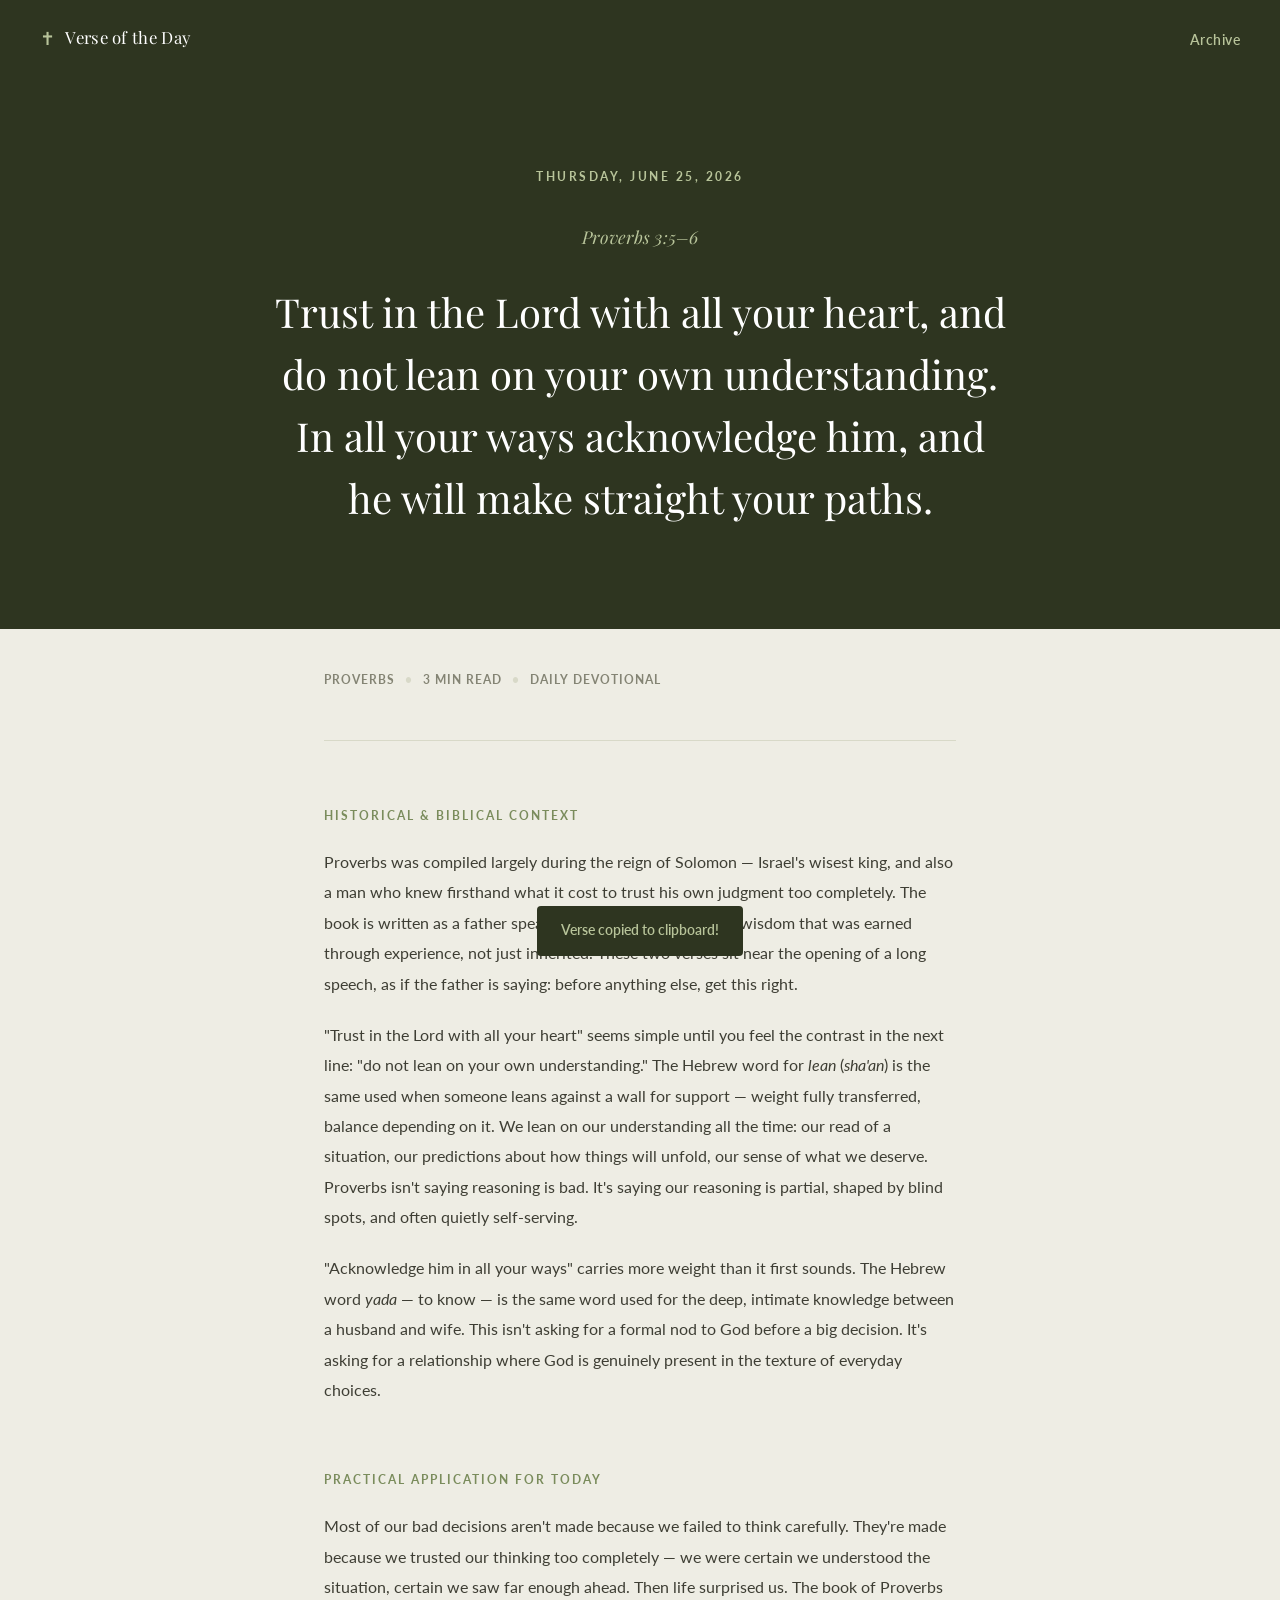
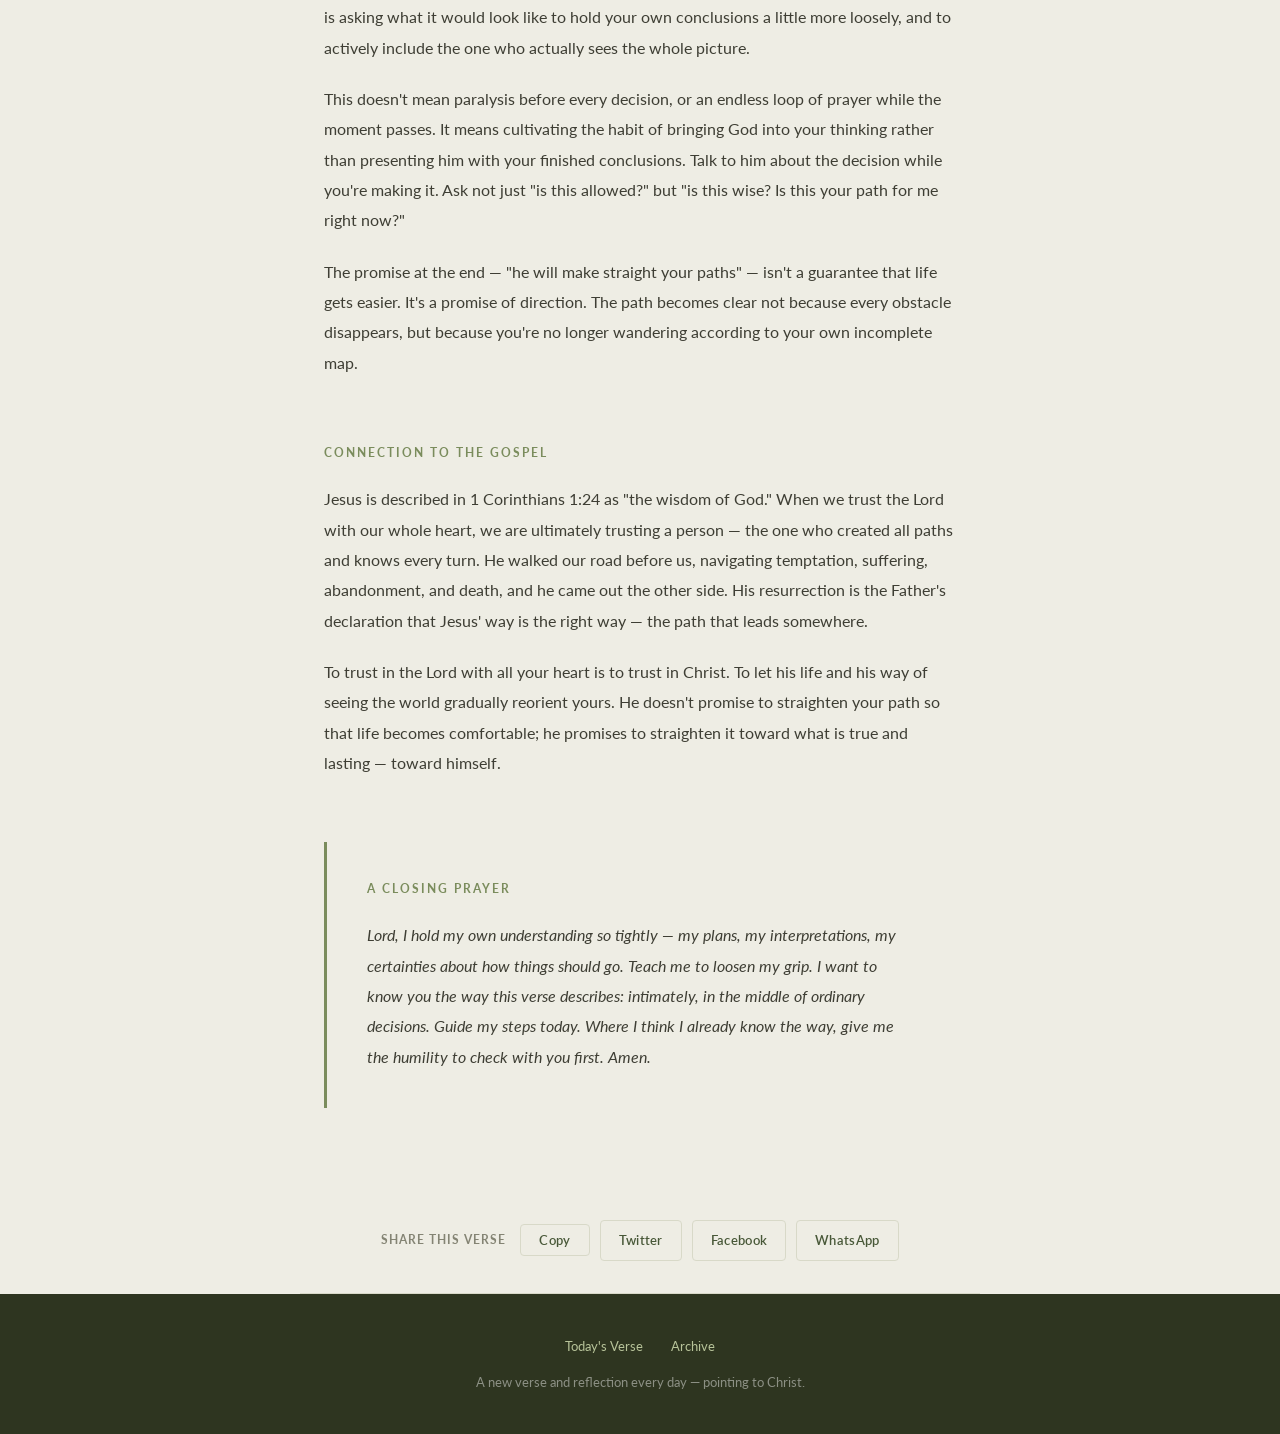
<file: verses/2026-06-25.html>
<!DOCTYPE html>
<html lang="en">
<head>
  <meta charset="UTF-8">
  <meta name="viewport" content="width=device-width, initial-scale=1.0">
  <title>Proverbs 3:5–6 — Verse of the Day</title>
  <meta name="description" content="Trust in the Lord with all your heart, and do not lean on your own understanding. In all your ways acknowledge him, and he will make straight your paths.">
  <meta property="og:title" content="Proverbs 3:5–6 — Verse of the Day">
  <meta property="og:description" content="Trust in the Lord with all your heart, and do not lean on your own understanding. In all your ways acknowledge him, and he will make straight your paths.">
  <meta property="og:type" content="article">
  <meta name="twitter:card" content="summary">
  <link rel="preconnect" href="https://fonts.googleapis.com">
  <link rel="preconnect" href="https://fonts.gstatic.com" crossorigin>
  <link href="https://fonts.googleapis.com/css2?family=Playfair+Display:ital,wght@0,400;0,700;1,400&family=Lato:wght@400;600;700&display=swap" rel="stylesheet">
  <link rel="stylesheet" href="../css/style.css">
</head>
<body>

  <header class="site-header">
    <a class="site-logo" href="../index.html">
      <span class="cross-icon">✝</span>
      <span>Verse of the Day</span>
    </a>
    <nav><a href="../archive.html">Archive</a></nav>
  </header>

  <section class="hero">
    <div class="date-badge">Thursday, June 25, 2026</div>
    <p class="verse-reference">Proverbs 3:5–6</p>
    <blockquote class="verse-text">Trust in the Lord with all your heart, and do not lean on your own understanding. In all your ways acknowledge him, and he will make straight your paths.</blockquote>
  </section>

  <main class="container">
    <article class="article-card">
      <div class="article-meta">
        <span>Proverbs</span>
        <span class="divider">•</span>
        <span>3 min read</span>
        <span class="divider">•</span>
        <span>Daily Devotional</span>
      </div>
      <div class="article-body">

        <div class="article-section">
          <div class="section-label">
            <div class="icon">📜</div>
            <h2>Historical &amp; Biblical Context</h2>
          </div>
          <p>Proverbs was compiled largely during the reign of Solomon — Israel's wisest king, and also a man who knew firsthand what it cost to trust his own judgment too completely. The book is written as a father speaking to a son, passing down wisdom that was earned through experience, not just inherited. These two verses sit near the opening of a long speech, as if the father is saying: before anything else, get this right.</p>
          <p>"Trust in the Lord with all your heart" seems simple until you feel the contrast in the next line: "do not lean on your own understanding." The Hebrew word for <em>lean</em> (<em>sha'an</em>) is the same used when someone leans against a wall for support — weight fully transferred, balance depending on it. We lean on our understanding all the time: our read of a situation, our predictions about how things will unfold, our sense of what we deserve. Proverbs isn't saying reasoning is bad. It's saying our reasoning is partial, shaped by blind spots, and often quietly self-serving.</p>
          <p>"Acknowledge him in all your ways" carries more weight than it first sounds. The Hebrew word <em>yada</em> — to know — is the same word used for the deep, intimate knowledge between a husband and wife. This isn't asking for a formal nod to God before a big decision. It's asking for a relationship where God is genuinely present in the texture of everyday choices.</p>
        </div>

        <div class="ornament-divider">✦ ✦ ✦</div>

        <div class="article-section">
          <div class="section-label">
            <div class="icon">🌿</div>
            <h2>Practical Application for Today</h2>
          </div>
          <p>Most of our bad decisions aren't made because we failed to think carefully. They're made because we trusted our thinking too completely — we were certain we understood the situation, certain we saw far enough ahead. Then life surprised us. The book of Proverbs is asking what it would look like to hold your own conclusions a little more loosely, and to actively include the one who actually sees the whole picture.</p>
          <p>This doesn't mean paralysis before every decision, or an endless loop of prayer while the moment passes. It means cultivating the habit of bringing God into your thinking rather than presenting him with your finished conclusions. Talk to him about the decision while you're making it. Ask not just "is this allowed?" but "is this wise? Is this your path for me right now?"</p>
          <p>The promise at the end — "he will make straight your paths" — isn't a guarantee that life gets easier. It's a promise of direction. The path becomes clear not because every obstacle disappears, but because you're no longer wandering according to your own incomplete map.</p>
        </div>

        <div class="ornament-divider">✦ ✦ ✦</div>

        <div class="article-section">
          <div class="section-label">
            <div class="icon">✝️</div>
            <h2>Connection to the Gospel</h2>
          </div>
          <p>Jesus is described in 1 Corinthians 1:24 as "the wisdom of God." When we trust the Lord with our whole heart, we are ultimately trusting a person — the one who created all paths and knows every turn. He walked our road before us, navigating temptation, suffering, abandonment, and death, and he came out the other side. His resurrection is the Father's declaration that Jesus' way is the right way — the path that leads somewhere.</p>
          <p>To trust in the Lord with all your heart is to trust in Christ. To let his life and his way of seeing the world gradually reorient yours. He doesn't promise to straighten your path so that life becomes comfortable; he promises to straighten it toward what is true and lasting — toward himself.</p>
        </div>

        <div class="ornament-divider">✦ ✦ ✦</div>

        <div class="article-section prayer-box">
          <div class="section-label">
            <div class="icon">🙏</div>
            <h2>A Closing Prayer</h2>
          </div>
          <p>Lord, I hold my own understanding so tightly — my plans, my interpretations, my certainties about how things should go. Teach me to loosen my grip. I want to know you the way this verse describes: intimately, in the middle of ordinary decisions. Guide my steps today. Where I think I already know the way, give me the humility to check with you first. Amen.</p>
        </div>

      </div>
    </article>
  </main>

  <div class="share-bar">
    <span class="share-label">Share this verse</span>
    <button class="share-btn" onclick="copyVerse()">Copy</button>
    <a class="share-btn" href="https://twitter.com/intent/tweet?text=%22Trust%20in%20the%20Lord%20with%20all%20your%20heart%22%20%E2%80%94%20Proverbs%203%3A5-6" target="_blank" rel="noopener">Twitter</a>
    <a class="share-btn" href="https://www.facebook.com/sharer/sharer.php?u=" target="_blank" rel="noopener">Facebook</a>
    <a class="share-btn" href="https://wa.me/?text=%22Trust%20in%20the%20Lord%20with%20all%20your%20heart%22%20%E2%80%94%20Proverbs%203%3A5-6" target="_blank" rel="noopener">WhatsApp</a>
  </div>

  <footer class="site-footer">
    <div class="footer-nav">
      <a href="../index.html">Today's Verse</a>
      <a href="../archive.html">Archive</a>
    </div>
    <p>A new verse and reflection every day &mdash; pointing to Christ.</p>
  </footer>

  <div class="toast" id="toast">Verse copied to clipboard!</div>
  <script>
    function copyVerse() {
      const text = '"Trust in the Lord with all your heart, and do not lean on your own understanding." — Proverbs 3:5–6';
      navigator.clipboard.writeText(text).then(() => {
        const t = document.getElementById('toast');
        t.classList.add('show');
        setTimeout(() => t.classList.remove('show'), 2500);
      });
    }
  </script>
</body>
</html>
</file>
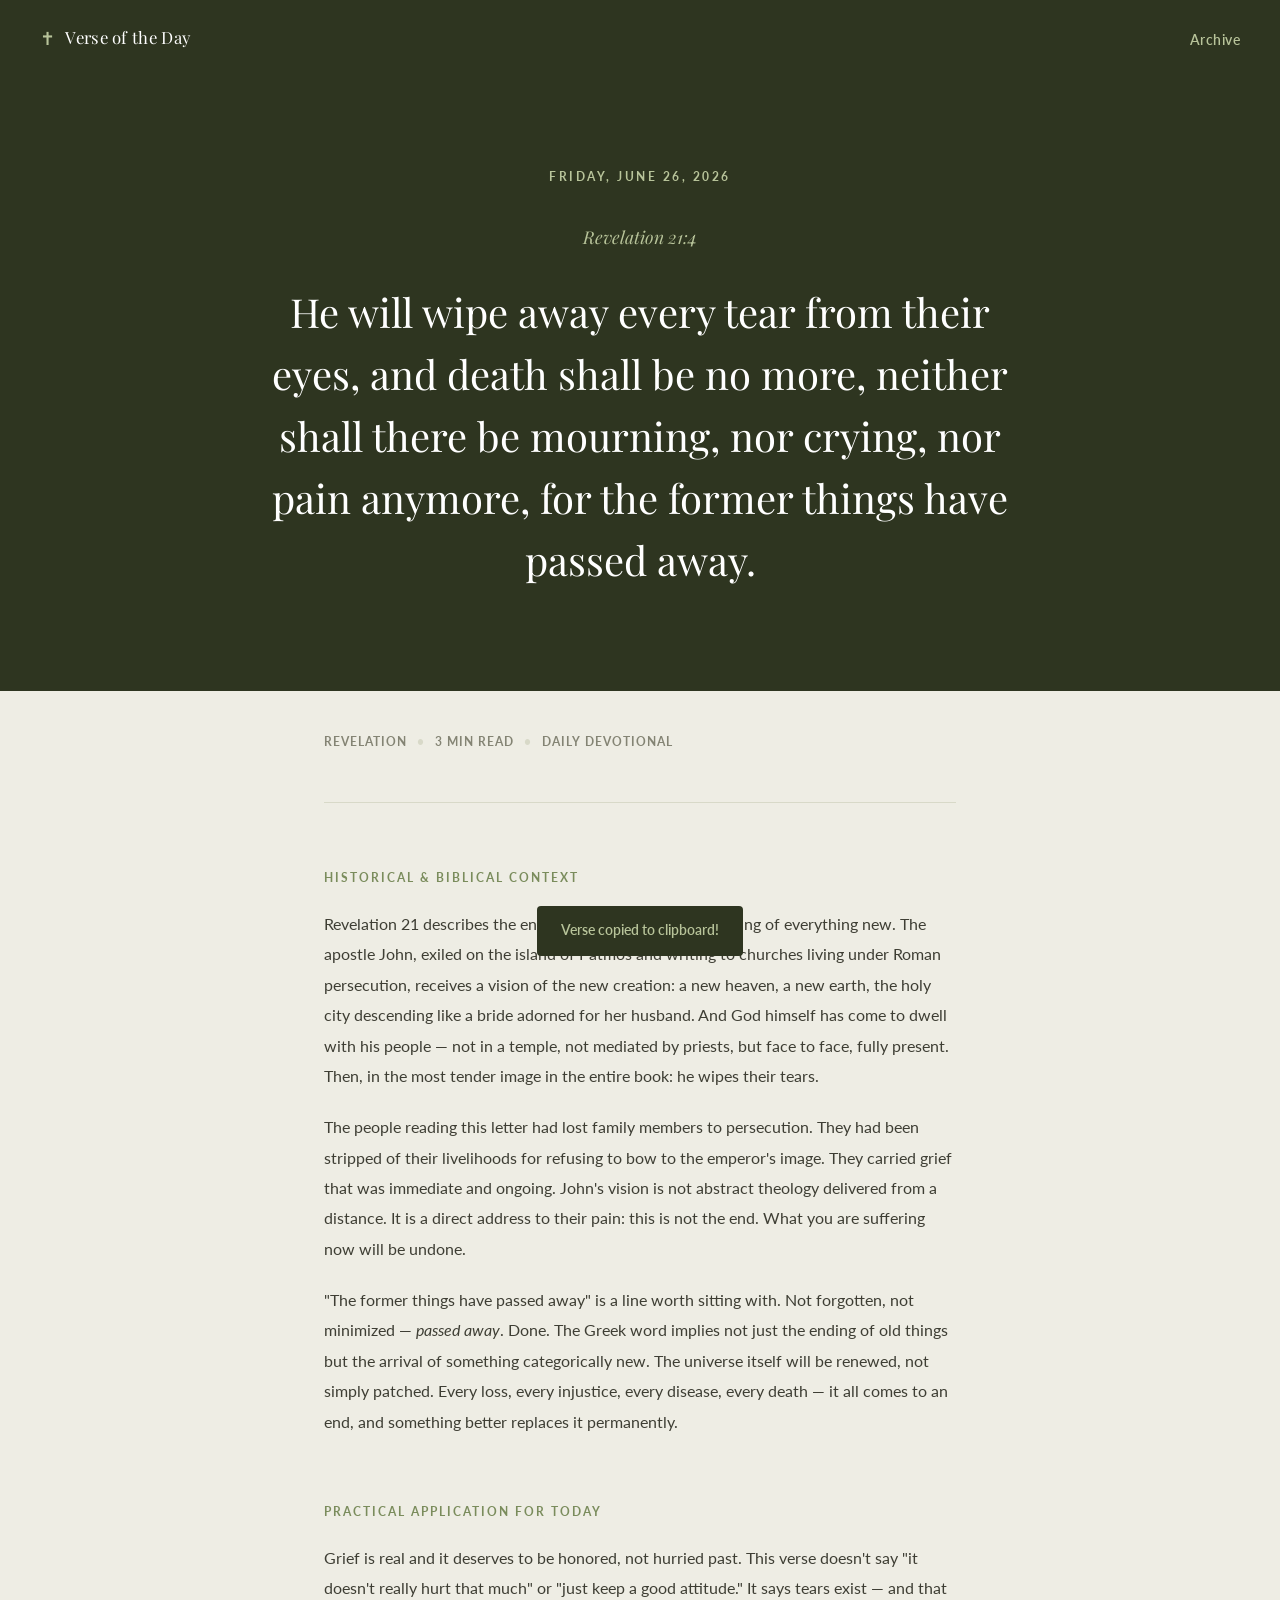
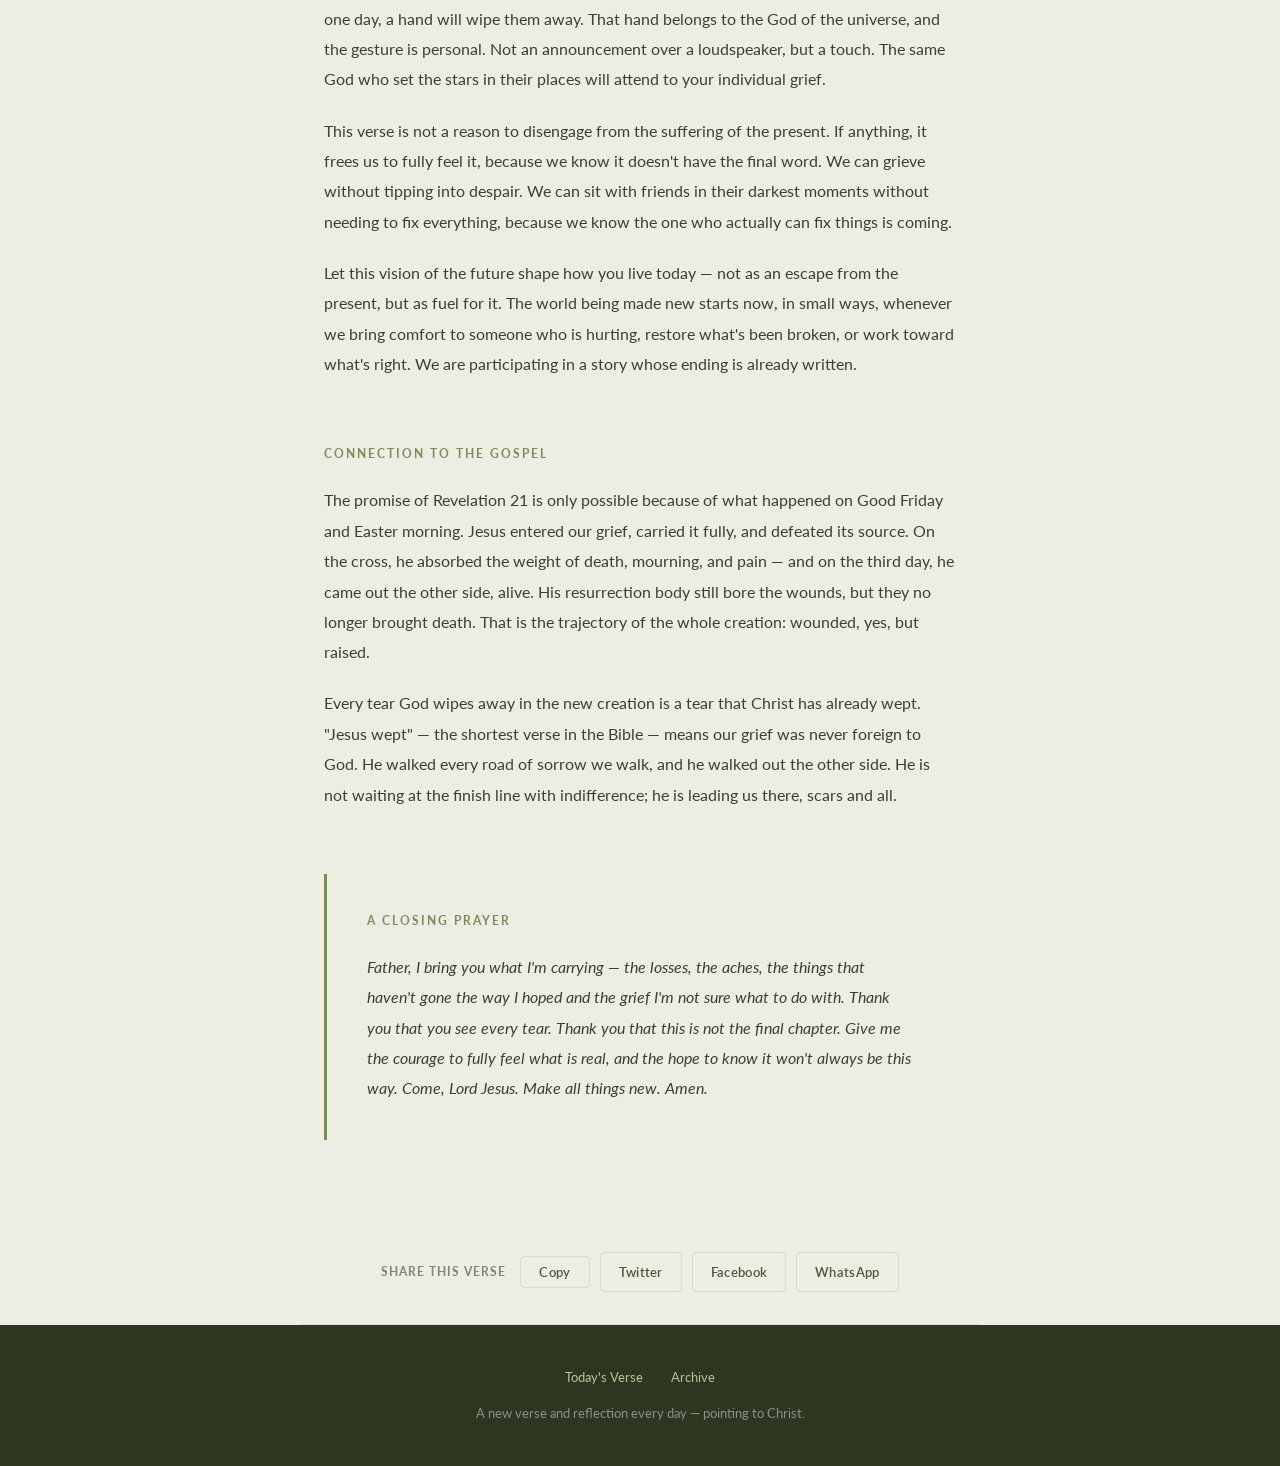
<file: verses/2026-06-26.html>
<!DOCTYPE html>
<html lang="en">
<head>
  <meta charset="UTF-8">
  <meta name="viewport" content="width=device-width, initial-scale=1.0">
  <title>Revelation 21:4 — Verse of the Day</title>
  <meta name="description" content="He will wipe away every tear from their eyes, and death shall be no more, neither shall there be mourning, nor crying, nor pain anymore, for the former things have passed away.">
  <meta property="og:title" content="Revelation 21:4 — Verse of the Day">
  <meta property="og:description" content="He will wipe away every tear from their eyes, and death shall be no more, neither shall there be mourning, nor crying, nor pain anymore, for the former things have passed away.">
  <meta property="og:type" content="article">
  <meta name="twitter:card" content="summary">
  <link rel="preconnect" href="https://fonts.googleapis.com">
  <link rel="preconnect" href="https://fonts.gstatic.com" crossorigin>
  <link href="https://fonts.googleapis.com/css2?family=Playfair+Display:ital,wght@0,400;0,700;1,400&family=Lato:wght@400;600;700&display=swap" rel="stylesheet">
  <link rel="stylesheet" href="../css/style.css">
</head>
<body>

  <header class="site-header">
    <a class="site-logo" href="../index.html">
      <span class="cross-icon">✝</span>
      <span>Verse of the Day</span>
    </a>
    <nav><a href="../archive.html">Archive</a></nav>
  </header>

  <section class="hero">
    <div class="date-badge">Friday, June 26, 2026</div>
    <p class="verse-reference">Revelation 21:4</p>
    <blockquote class="verse-text">He will wipe away every tear from their eyes, and death shall be no more, neither shall there be mourning, nor crying, nor pain anymore, for the former things have passed away.</blockquote>
  </section>

  <main class="container">
    <article class="article-card">
      <div class="article-meta">
        <span>Revelation</span>
        <span class="divider">•</span>
        <span>3 min read</span>
        <span class="divider">•</span>
        <span>Daily Devotional</span>
      </div>
      <div class="article-body">

        <div class="article-section">
          <div class="section-label">
            <div class="icon">📜</div>
            <h2>Historical &amp; Biblical Context</h2>
          </div>
          <p>Revelation 21 describes the end of all things and the beginning of everything new. The apostle John, exiled on the island of Patmos and writing to churches living under Roman persecution, receives a vision of the new creation: a new heaven, a new earth, the holy city descending like a bride adorned for her husband. And God himself has come to dwell with his people — not in a temple, not mediated by priests, but face to face, fully present. Then, in the most tender image in the entire book: he wipes their tears.</p>
          <p>The people reading this letter had lost family members to persecution. They had been stripped of their livelihoods for refusing to bow to the emperor's image. They carried grief that was immediate and ongoing. John's vision is not abstract theology delivered from a distance. It is a direct address to their pain: this is not the end. What you are suffering now will be undone.</p>
          <p>"The former things have passed away" is a line worth sitting with. Not forgotten, not minimized — <em>passed away</em>. Done. The Greek word implies not just the ending of old things but the arrival of something categorically new. The universe itself will be renewed, not simply patched. Every loss, every injustice, every disease, every death — it all comes to an end, and something better replaces it permanently.</p>
        </div>

        <div class="ornament-divider">✦ ✦ ✦</div>

        <div class="article-section">
          <div class="section-label">
            <div class="icon">🌿</div>
            <h2>Practical Application for Today</h2>
          </div>
          <p>Grief is real and it deserves to be honored, not hurried past. This verse doesn't say "it doesn't really hurt that much" or "just keep a good attitude." It says tears exist — and that one day, a hand will wipe them away. That hand belongs to the God of the universe, and the gesture is personal. Not an announcement over a loudspeaker, but a touch. The same God who set the stars in their places will attend to your individual grief.</p>
          <p>This verse is not a reason to disengage from the suffering of the present. If anything, it frees us to fully feel it, because we know it doesn't have the final word. We can grieve without tipping into despair. We can sit with friends in their darkest moments without needing to fix everything, because we know the one who actually can fix things is coming.</p>
          <p>Let this vision of the future shape how you live today — not as an escape from the present, but as fuel for it. The world being made new starts now, in small ways, whenever we bring comfort to someone who is hurting, restore what's been broken, or work toward what's right. We are participating in a story whose ending is already written.</p>
        </div>

        <div class="ornament-divider">✦ ✦ ✦</div>

        <div class="article-section">
          <div class="section-label">
            <div class="icon">✝️</div>
            <h2>Connection to the Gospel</h2>
          </div>
          <p>The promise of Revelation 21 is only possible because of what happened on Good Friday and Easter morning. Jesus entered our grief, carried it fully, and defeated its source. On the cross, he absorbed the weight of death, mourning, and pain — and on the third day, he came out the other side, alive. His resurrection body still bore the wounds, but they no longer brought death. That is the trajectory of the whole creation: wounded, yes, but raised.</p>
          <p>Every tear God wipes away in the new creation is a tear that Christ has already wept. "Jesus wept" — the shortest verse in the Bible — means our grief was never foreign to God. He walked every road of sorrow we walk, and he walked out the other side. He is not waiting at the finish line with indifference; he is leading us there, scars and all.</p>
        </div>

        <div class="ornament-divider">✦ ✦ ✦</div>

        <div class="article-section prayer-box">
          <div class="section-label">
            <div class="icon">🙏</div>
            <h2>A Closing Prayer</h2>
          </div>
          <p>Father, I bring you what I'm carrying — the losses, the aches, the things that haven't gone the way I hoped and the grief I'm not sure what to do with. Thank you that you see every tear. Thank you that this is not the final chapter. Give me the courage to fully feel what is real, and the hope to know it won't always be this way. Come, Lord Jesus. Make all things new. Amen.</p>
        </div>

      </div>
    </article>
  </main>

  <div class="share-bar">
    <span class="share-label">Share this verse</span>
    <button class="share-btn" onclick="copyVerse()">Copy</button>
    <a class="share-btn" href="https://twitter.com/intent/tweet?text=%22He%20will%20wipe%20away%20every%20tear%20from%20their%20eyes%22%20%E2%80%94%20Revelation%2021%3A4" target="_blank" rel="noopener">Twitter</a>
    <a class="share-btn" href="https://www.facebook.com/sharer/sharer.php?u=" target="_blank" rel="noopener">Facebook</a>
    <a class="share-btn" href="https://wa.me/?text=%22He%20will%20wipe%20away%20every%20tear%20from%20their%20eyes%22%20%E2%80%94%20Revelation%2021%3A4" target="_blank" rel="noopener">WhatsApp</a>
  </div>

  <footer class="site-footer">
    <div class="footer-nav">
      <a href="../index.html">Today's Verse</a>
      <a href="../archive.html">Archive</a>
    </div>
    <p>A new verse and reflection every day &mdash; pointing to Christ.</p>
  </footer>

  <div class="toast" id="toast">Verse copied to clipboard!</div>
  <script>
    function copyVerse() {
      const text = '"He will wipe away every tear from their eyes, and death shall be no more." — Revelation 21:4';
      navigator.clipboard.writeText(text).then(() => {
        const t = document.getElementById('toast');
        t.classList.add('show');
        setTimeout(() => t.classList.remove('show'), 2500);
      });
    }
  </script>
</body>
</html>
</file>
<file: css/style.css>
/* ===== RESET & BASE ===== */
*, *::before, *::after { box-sizing: border-box; margin: 0; padding: 0; }

:root {
  --olive:        #7a8c5c;   /* warm army green accent */
  --olive-light:  #b8c49a;   /* warm sage */
  --olive-pale:   #e4e8d8;   /* pale warm sage */
  --forest:       #2e3520;   /* deep warm forest */
  --forest-mid:   #485838;   /* mid warm olive */
  --cream:        #eeede4;   /* warm creamy-olive background */
  --white:        #ffffff;
  --text:         #1c1c18;   /* warm near-black */
  --text-soft:    #3e3e34;   /* warm secondary text */
  --text-muted:   #848474;   /* warm muted label */
  --border:       #d8d9c8;   /* warm sage border */
  --shadow:       rgba(46, 53, 32, 0.08);
  --radius:       10px;
  --font-serif:   'Playfair Display', Georgia, 'Times New Roman', serif;
  --font-sans:    'Lato', 'Helvetica Neue', Arial, sans-serif;
  --content-width: 680px;
}

html { scroll-behavior: smooth; }

body {
  font-family: var(--font-sans);
  font-size: 19px;
  background-color: var(--cream);
  color: var(--text);
  line-height: 1.9;
  min-height: 100vh;
}

/* ===== HEADER ===== */
.site-header {
  background: var(--forest);
  padding: 20px 40px;
  display: flex;
  align-items: center;
  justify-content: space-between;
  position: sticky;
  top: 0;
  z-index: 100;
}

.site-logo {
  display: flex;
  align-items: center;
  gap: 10px;
  text-decoration: none;
}

.site-logo .cross-icon {
  font-size: 18px;
  color: var(--olive-light);
}

.site-logo span {
  font-family: var(--font-serif);
  font-size: 1.05rem;
  color: var(--white);
  letter-spacing: 0.3px;
}

nav a {
  color: var(--olive-light);
  text-decoration: none;
  font-size: 0.85rem;
  font-weight: 600;
  letter-spacing: 0.5px;
  transition: color 0.2s ease;
}

nav a:hover { color: var(--white); }

/* ===== HERO / VERSE SECTION ===== */
.hero {
  background: var(--forest);
  padding: 80px 40px 100px;
  text-align: center;
}

.date-badge {
  display: inline-block;
  color: var(--olive-light);
  font-size: 0.72rem;
  font-weight: 700;
  letter-spacing: 2.5px;
  text-transform: uppercase;
  margin-bottom: 32px;
}

.verse-reference {
  font-family: var(--font-serif);
  font-size: 1.1rem;
  color: var(--olive-light);
  margin-bottom: 28px;
  font-style: italic;
}

.verse-text {
  font-family: var(--font-serif);
  font-size: clamp(1.7rem, 4vw, 2.5rem);
  color: var(--white);
  max-width: 740px;
  margin: 0 auto;
  line-height: 1.55;
  font-weight: 400;
}

/* ===== SHARE BUTTONS ===== */
.share-bar {
  display: flex;
  align-items: center;
  justify-content: center;
  gap: 10px;
  flex-wrap: wrap;
  padding: 32px 20px;
  max-width: var(--content-width);
  margin: 0 auto;
  border-bottom: 1px solid var(--border);
}

.share-label {
  color: var(--text-muted);
  font-size: 0.75rem;
  font-weight: 700;
  letter-spacing: 1px;
  text-transform: uppercase;
  margin-right: 4px;
}

.share-btn {
  display: inline-flex;
  align-items: center;
  padding: 7px 18px;
  border-radius: 4px;
  font-size: 0.8rem;
  font-weight: 600;
  font-family: var(--font-sans);
  text-decoration: none;
  color: var(--forest-mid);
  background: var(--cream);
  border: 1px solid var(--border);
  cursor: pointer;
  transition: background 0.15s ease, border-color 0.15s ease;
  letter-spacing: 0.3px;
}

.share-btn:hover {
  background: var(--olive-pale);
  border-color: var(--olive-light);
  color: var(--forest);
}

/* ===== MAIN CONTENT ===== */
.container {
  max-width: var(--content-width);
  margin: 0 auto;
  padding: 0 24px;
}

.article-card {
  margin: 0 auto;
  padding-bottom: 80px;
}

.article-meta {
  display: flex;
  align-items: center;
  gap: 10px;
  padding: 40px 0 48px;
  border-bottom: 1px solid var(--border);
  margin-bottom: 64px;
}

.article-meta .divider { color: var(--border); }

.article-meta span {
  font-size: 0.75rem;
  font-weight: 700;
  letter-spacing: 1px;
  color: var(--text-muted);
  text-transform: uppercase;
}

.article-body { padding: 0; }

/* ===== AUDIO PLAYER ===== */
.audio-player-custom {
  padding: 20px 0 36px;
  border-bottom: 1px solid var(--border);
  margin-bottom: 48px;
  display: flex;
  flex-direction: column;
  gap: 12px;
}

.player-row {
  display: flex;
  align-items: center;
  gap: 12px;
}

.player-label {
  font-size: 0.72rem;
  font-weight: 700;
  letter-spacing: 2px;
  text-transform: uppercase;
  color: var(--olive);
}

.voice-select {
  font-family: var(--font-sans);
  font-size: 0.8rem;
  font-weight: 600;
  color: var(--forest);
  background: var(--cream);
  border: 1px solid var(--border);
  border-radius: 4px;
  padding: 4px 10px;
  cursor: pointer;
  outline: none;
  transition: border-color 0.15s;
}

.voice-select:focus { border-color: var(--olive); }

.play-btn {
  width: 40px;
  height: 40px;
  border-radius: 50%;
  background: var(--olive);
  border: none;
  cursor: pointer;
  display: flex;
  align-items: center;
  justify-content: center;
  flex-shrink: 0;
  transition: background 0.15s ease;
}

.play-btn:hover { background: var(--forest); }

.play-btn svg {
  width: 20px;
  height: 20px;
  color: var(--white);
}

.player-progress {
  flex: 1;
  height: 4px;
  background: var(--border);
  border-radius: 2px;
  cursor: pointer;
  position: relative;
}

.player-progress-fill {
  height: 100%;
  background: var(--olive);
  border-radius: 2px;
  width: 0%;
  transition: width 0.1s linear;
}

.player-time {
  font-size: 0.75rem;
  font-weight: 600;
  color: var(--text-muted);
  white-space: nowrap;
  min-width: 80px;
  text-align: right;
}

/* ===== ARTICLE SECTIONS ===== */
.article-section {
  margin-bottom: 64px;
}

.article-section:last-child { margin-bottom: 0; }

/* Icon boxes hidden — replaced by clean text label */
.section-label .icon { display: none; }

.section-label {
  margin-bottom: 20px;
}

.section-label h2 {
  font-size: 0.72rem;
  font-weight: 700;
  letter-spacing: 2px;
  text-transform: uppercase;
  color: var(--olive);
}

.article-section p {
  color: var(--text-soft);
  font-size: 1rem;
  line-height: 1.9;
  margin-bottom: 1.3em;
}

.article-section p:last-child { margin-bottom: 0; }

/* Ornament dividers removed — whitespace does the work */
.ornament-divider { display: none; }

/* ===== PRAYER BOX ===== */
.prayer-box {
  background: var(--cream);
  border-left: 3px solid var(--olive);
  border-radius: 0;
  padding: 36px 40px;
  margin-top: 0;
}

.prayer-box::before { display: none; }

.prayer-box .section-label h2 { color: var(--olive); }

.prayer-box p {
  color: var(--text-soft) !important;
  font-style: italic;
  font-size: 1rem;
}

/* ===== FOOTER ===== */
.site-footer {
  background: var(--forest);
  color: rgba(255,255,255,0.45);
  text-align: center;
  padding: 40px 20px;
  font-size: 0.8rem;
}

.site-footer a {
  color: var(--olive-light);
  text-decoration: none;
  transition: color 0.2s;
}

.site-footer a:hover { color: var(--white); }

.site-footer .footer-nav {
  display: flex;
  justify-content: center;
  gap: 28px;
  margin-bottom: 12px;
}

/* ===== ARCHIVE PAGE ===== */
.page-hero {
  background: var(--forest);
  padding: 72px 40px;
  text-align: center;
}

.page-hero h1 {
  font-family: var(--font-serif);
  font-size: clamp(2rem, 4vw, 2.8rem);
  color: var(--white);
  margin-bottom: 12px;
  font-weight: 400;
}

.page-hero p {
  color: var(--olive-light);
  font-size: 0.9rem;
  letter-spacing: 0.5px;
}

.archive-grid {
  display: grid;
  grid-template-columns: repeat(auto-fill, minmax(300px, 1fr));
  gap: 1px;
  padding: 60px 0 80px;
  background: var(--border);
}

.archive-card {
  background: var(--white);
  padding: 32px 28px;
  text-decoration: none;
  display: block;
  transition: background 0.15s ease;
}

.archive-card:hover { background: var(--cream); }

.archive-card .card-date {
  font-size: 0.7rem;
  font-weight: 700;
  text-transform: uppercase;
  letter-spacing: 1.5px;
  color: var(--olive);
  margin-bottom: 10px;
}

.archive-card .card-ref {
  font-family: var(--font-serif);
  font-size: 1.15rem;
  color: var(--text);
  font-weight: 700;
  margin-bottom: 10px;
  line-height: 1.3;
}

.archive-card .card-preview {
  font-size: 0.88rem;
  color: var(--text-muted);
  line-height: 1.7;
  display: -webkit-box;
  -webkit-line-clamp: 3;
  -webkit-box-orient: vertical;
  overflow: hidden;
}

/* ===== COPY SUCCESS TOAST ===== */
.toast {
  position: fixed;
  bottom: 24px;
  left: 50%;
  transform: translateX(-50%) translateY(80px);
  background: var(--forest);
  color: var(--olive-light);
  padding: 12px 24px;
  border-radius: 4px;
  font-size: 0.85rem;
  font-weight: 600;
  z-index: 1000;
  transition: transform 0.3s ease;
  pointer-events: none;
}

.toast.show { transform: translateX(-50%) translateY(0); }

/* ===== RESPONSIVE ===== */
@media (max-width: 600px) {
  body { font-size: 20px; }
  .site-header { padding: 16px 20px; }
  .hero { padding: 60px 20px 80px; }
  .verse-text { font-size: 1.9rem; line-height: 1.5; }
  .verse-reference { font-size: 1.15rem; }
  .article-meta { padding: 32px 0 36px; margin-bottom: 48px; }
  .article-section { margin-bottom: 48px; }
  .article-section p { font-size: 1.1rem; line-height: 1.9; }
  .section-label h2 { font-size: 0.8rem; }
  .prayer-box { padding: 28px 24px; }
  .prayer-box p { font-size: 1.1rem; }
  .share-bar { padding: 24px 16px; gap: 8px; }
  .share-btn { font-size: 0.9rem; }
  .archive-grid { grid-template-columns: 1fr; }
  .archive-card .card-ref { font-size: 1.25rem; }
  .archive-card .card-preview { font-size: 0.95rem; }
  .page-hero { padding: 52px 20px; }
  .page-hero h1 { font-size: 2.2rem; }
}
</file>
